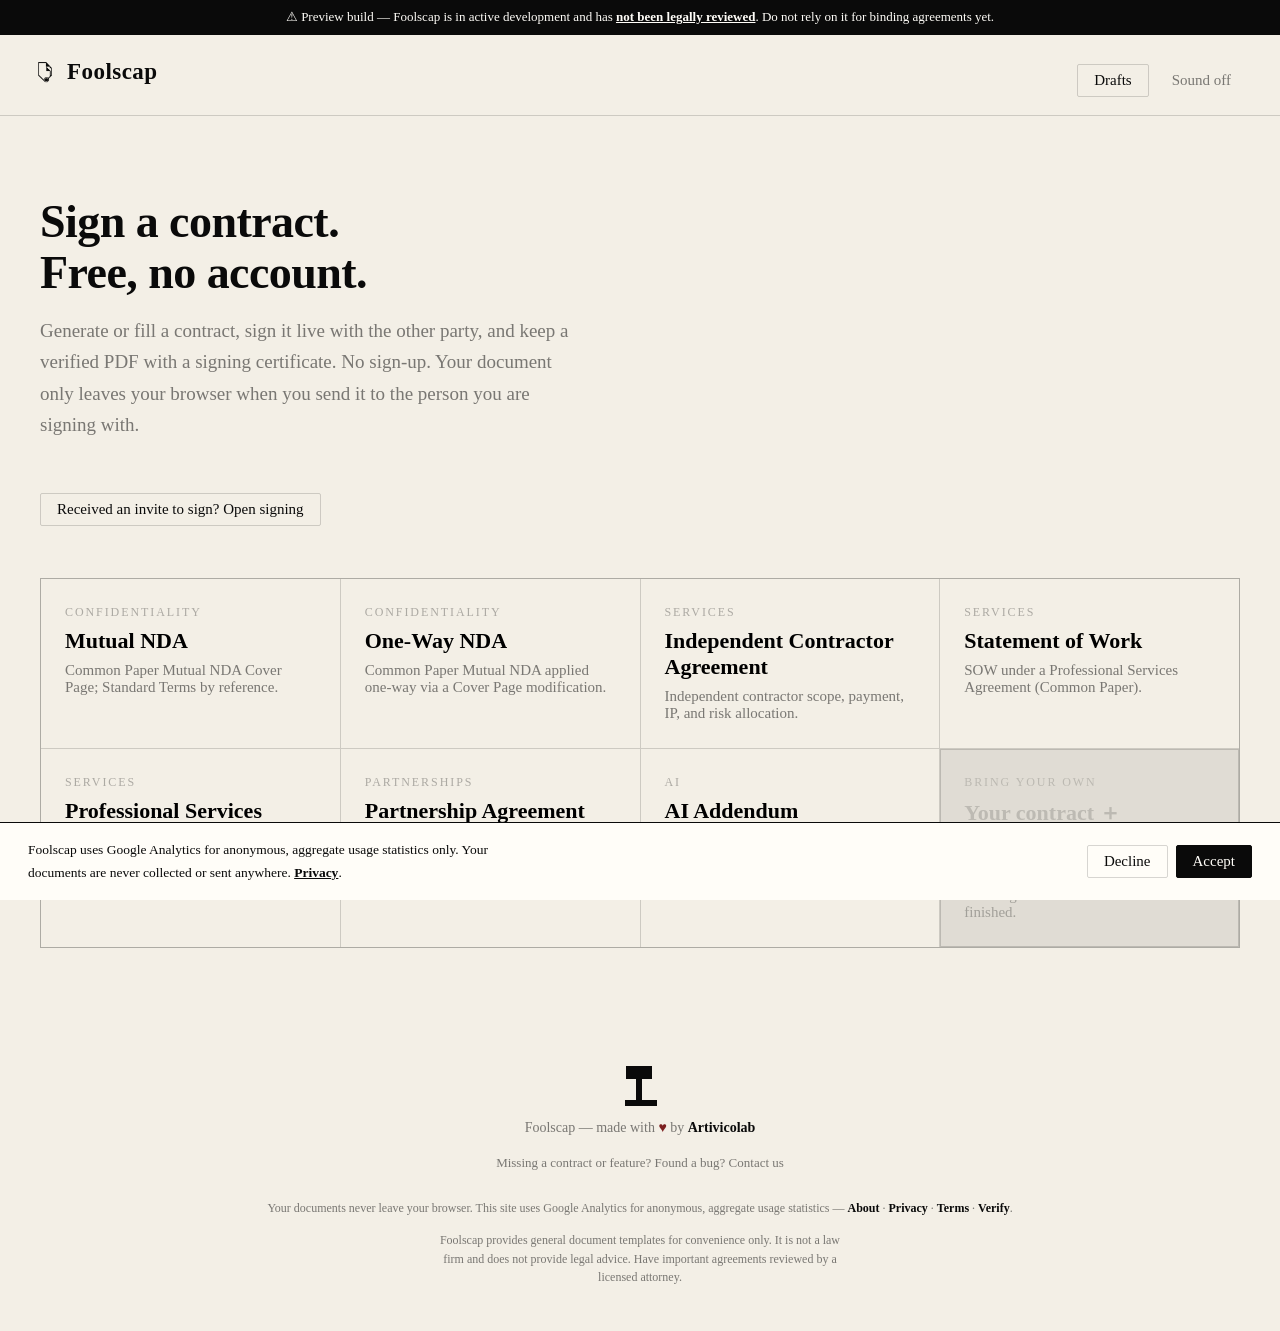
<file: index.html>
<!doctype html>
<html lang="en" class="no-js">
<head>
<meta charset="utf-8">
<meta name="viewport" content="width=device-width, initial-scale=1">
<script>document.documentElement.classList.replace('no-js','js')</script>
<title>Foolscap — Free private contract builder & live e-signing</title>
<meta name="description" content="Free, no-account contract builder and peer-to-peer e-signing in your browser. Create an NDA, contractor agreement, statement of work, services or partnership agreement, or AI addendum, sign it live with the other party, and keep a verifiable PDF certificate. Your document never leaves your browser.">
<link rel="canonical" href="https://foolscap.artivicolab.com/">
<meta name="robots" content="index, follow">
<meta name="theme-color" content="#0a0a0a">
<meta property="og:type" content="website">
<meta property="og:site_name" content="Foolscap">
<meta property="og:url" content="https://foolscap.artivicolab.com/">
<meta property="og:title" content="Foolscap — Free private contract builder & live e-signing">
<meta property="og:description" content="Build a contract, sign it live with the other party browser-to-browser, and keep a verifiable PDF certificate. Free, no account, nothing uploaded.">
<meta property="og:image" content="https://foolscap.artivicolab.com/wax-seal.jpg">
<meta name="twitter:card" content="summary">
<meta name="twitter:title" content="Foolscap — Free private contract builder & live e-signing">
<meta name="twitter:description" content="Build a contract, sign it live with the other party browser-to-browser, and keep a verifiable PDF certificate. Free, no account, nothing uploaded.">
<meta name="twitter:image" content="https://foolscap.artivicolab.com/wax-seal.jpg">
<script type="application/ld+json">
{
  "@context": "https://schema.org",
  "@type": "WebApplication",
  "name": "Foolscap",
  "url": "https://foolscap.artivicolab.com/",
  "applicationCategory": "BusinessApplication",
  "operatingSystem": "Any (modern web browser)",
  "browserRequirements": "Requires JavaScript.",
  "offers": { "@type": "Offer", "price": "0", "priceCurrency": "USD" },
  "description": "Free, no-account contract builder and peer-to-peer e-signing in your browser. Build a contract, sign it live with the other party, and keep a verifiable PDF certificate. Documents never leave the browser.",
  "publisher": { "@type": "Organization", "name": "Artivicolab", "url": "https://artivicolab.com" }
}
</script>
<link rel="icon" type="image/png" sizes="32x32" href="favicon-32x32.png">
<link rel="icon" type="image/png" sizes="16x16" href="favicon-16x16.png">
<link rel="icon" type="image/png" sizes="96x96" href="favicon-96x96.png">
<link rel="shortcut icon" href="favicon.ico">
<link rel="apple-touch-icon" sizes="180x180" href="apple-icon-180x180.png">
<link rel="apple-touch-icon" sizes="152x152" href="apple-icon-152x152.png">
<link rel="apple-touch-icon" sizes="120x120" href="apple-icon-120x120.png">
<link rel="manifest" href="manifest.json">
<meta name="msapplication-TileColor" content="#fffdf8">
<meta name="msapplication-TileImage" content="ms-icon-144x144.png">
<meta name="msapplication-config" content="browserconfig.xml">
<link rel="stylesheet" href="css/style.css">
<!-- Google Analytics 4 (consent-gated via js/consent.js; off until Accept). Property G-P17MEHGPR0. -->
<script async src="https://www.googletagmanager.com/gtag/js?id=G-P17MEHGPR0"></script>
<script>
window.dataLayer = window.dataLayer || [];
function gtag(){ dataLayer.push(arguments); }
gtag('js', new Date());
gtag('consent', 'default', { analytics_storage: 'denied' });
try { if (localStorage.getItem('foolscap:consent') === 'granted') gtag('consent', 'update', { analytics_storage: 'granted' }); } catch (e) {}
gtag('config', 'G-P17MEHGPR0', { anonymize_ip: true });
</script>
<script src="js/consent.js" defer></script>
</head>
<body>
<div class="preview-banner" role="alert">⚠ Preview build — Foolscap is in active development and has <strong>not been legally reviewed</strong>. Do not rely on it for binding agreements yet.</div>

<noscript><p class="noscript-note">Foolscap builds, previews and signs contracts <strong>entirely inside your browser</strong> — nothing is uploaded and nothing is sent to a server. That local-only design is the privacy point, and it requires JavaScript. Please enable it and reload to build or sign a document; your drafts never leave your device.</p></noscript>

<header class="topbar">
  <a class="logo" href="index.html" id="homeLink"><img src="favicon-96x96.png" alt="" width="26" height="26">Foolscap</a>
  <nav class="topnav">
    <span id="sessionBadge" class="session-badge" hidden></span>
    <button id="newDocBtn" class="btn" type="button" hidden>New document</button>
    <button id="draftsBtn" class="btn" type="button">Drafts</button>
    <button id="soundBtn" class="btn btn-ghost" type="button" aria-pressed="false" title="Ceremony sound">Sound off</button>
  </nav>
</header>

<main id="picker" class="picker">
  <section class="picker-intro">
    <h1>Sign a contract. Free, no account.</h1>
    <p>Generate or fill a contract, sign it live with the other party, and keep a verified PDF with a signing certificate. No sign-up. Your document only leaves your browser when you send it to the person you are signing with.</p>
    <p><button id="liveBtn" class="btn" type="button">Received an invite to sign? Open signing</button></p>
  </section>
  <div id="docGrid" class="doc-grid" role="list"></div>
</main>

<main id="builder" class="builder" hidden>
  <div id="preview" class="sheet" aria-live="polite">
    <article id="docCanvas" class="doc-canvas"></article>
    <div id="sealMount"></div>
    <aside class="doc-notes" aria-label="About this document">
      <p class="doc-notes-tag">About this document — shown here only, not part of the contract or its PDF</p>
      <p><strong>You can modify it.</strong> Everything on this Cover Page is yours to edit. The source's Standard Terms are incorporated by reference at the linked URL and are not reproduced or changed by Foolscap. Under CC BY 4.0 you only need to keep the licence notice and source link that appear in the document's footer; if you later alter that Standard Terms text yourself, you must say that you changed it.</p>
      <p><strong>Who is who, and the signature block.</strong> The two sides are named at the top of the document and repeated above each signature. For the AI Addendum / SaaS docs they are <strong>Provider</strong> (the party offering the product/service) and <strong>Customer</strong> (the party receiving it); other templates use <strong>Party 1 / Party 2</strong> or <strong>Disclosing / Receiving Party</strong>. In each signature block: <strong>Signature</strong> is where you draw or type your mark, <strong>Print Name</strong> is your full name spelled out, <strong>Title</strong> is your role (e.g. “Director”, or “Individual” if you’re signing for yourself), and <strong>Date</strong> is the day you sign.</p>
      <p class="muted small">What “signed &amp; sealed” means is explained on the Electronic Signing Certificate itself, once both parties sign. Not legal advice — see <a href="terms.html">Terms</a>.</p>
    </aside>
  </div>
  <div class="action-bar">
    <div class="canvas-meta">
      <h2 id="docTitle">Document</h2>
      <p id="docSubtitle" class="muted"></p>
    </div>
    <div class="action-buttons">
      <button id="saveDraftBtn" class="btn" type="button">Save draft</button>
      <button id="sendSignBtn" class="btn btn-primary" type="button">Send for live signing</button>
      <button id="printBtn" class="btn" type="button" title="For a clean page, turn off “Headers and footers” in the print dialog — that removes the browser-added URL, date and page numbers. Foolscap adds none of its own.">Print / Save PDF</button>
    </div>
  </div>
</main>

<aside id="draftsPanel" class="drawer" hidden aria-label="Saved drafts">
  <div class="drawer-head">
    <h2>Saved drafts</h2>
    <button id="closeDrafts" class="btn btn-ghost" type="button">Close</button>
  </div>
  <ul id="draftsList" class="drafts-list"></ul>
  <p id="draftsEmpty" class="muted" hidden>No saved drafts yet.</p>
</aside>
<aside id="sessionPanel" class="drawer" hidden aria-label="Live signing session">
  <div class="drawer-head">
    <h2>Live signing</h2>
    <button id="closeSession" class="btn btn-ghost" type="button">Close</button>
  </div>
  <div id="sessionBody" class="session-body"></div>
</aside>
<div id="scrim" class="scrim" hidden></div>

<footer class="sitefoot">
  <div class="brand">
    <span class="gavel" aria-hidden="true">
      <span class="gavel-arm">
        <span class="gavel-head"></span>
      </span>
      <span class="gavel-block"></span>
      <span class="spark spark-1">✦</span>
      <span class="spark spark-2">★</span>
      <span class="spark spark-3">✦</span>
      <span class="spark spark-4">✧</span>
      <span class="spark spark-5">★</span>
    </span>
    <p class="madeby">
      Foolscap — made with <span class="heart" aria-hidden="true">♥</span> by
      <a href="https://artivicolab.com" target="_blank" rel="noopener noreferrer">Artivicolab</a>
    </p>
    <button type="button" id="contactBtn" class="btn btn-ghost contact-btn">
      Missing a contract or feature? Found a bug? Contact us
    </button>
  </div>
  <p class="madeby analytics-note">Your documents never leave your browser. This site uses Google Analytics for anonymous, aggregate usage statistics — <a href="about.html">About</a> · <a href="privacy.html">Privacy</a> · <a href="terms.html">Terms</a> · <a href="verify.html">Verify</a>.</p>
  <p class="disclaimer">Foolscap provides general document templates for convenience only. It is not a law firm and does not provide legal advice. Have important agreements reviewed by a licensed attorney.</p>
</footer>

<div id="pagemark" class="pagemark" aria-hidden="true"></div>

<script type="module" src="js/app.js"></script>
</body>
</html>
</file>
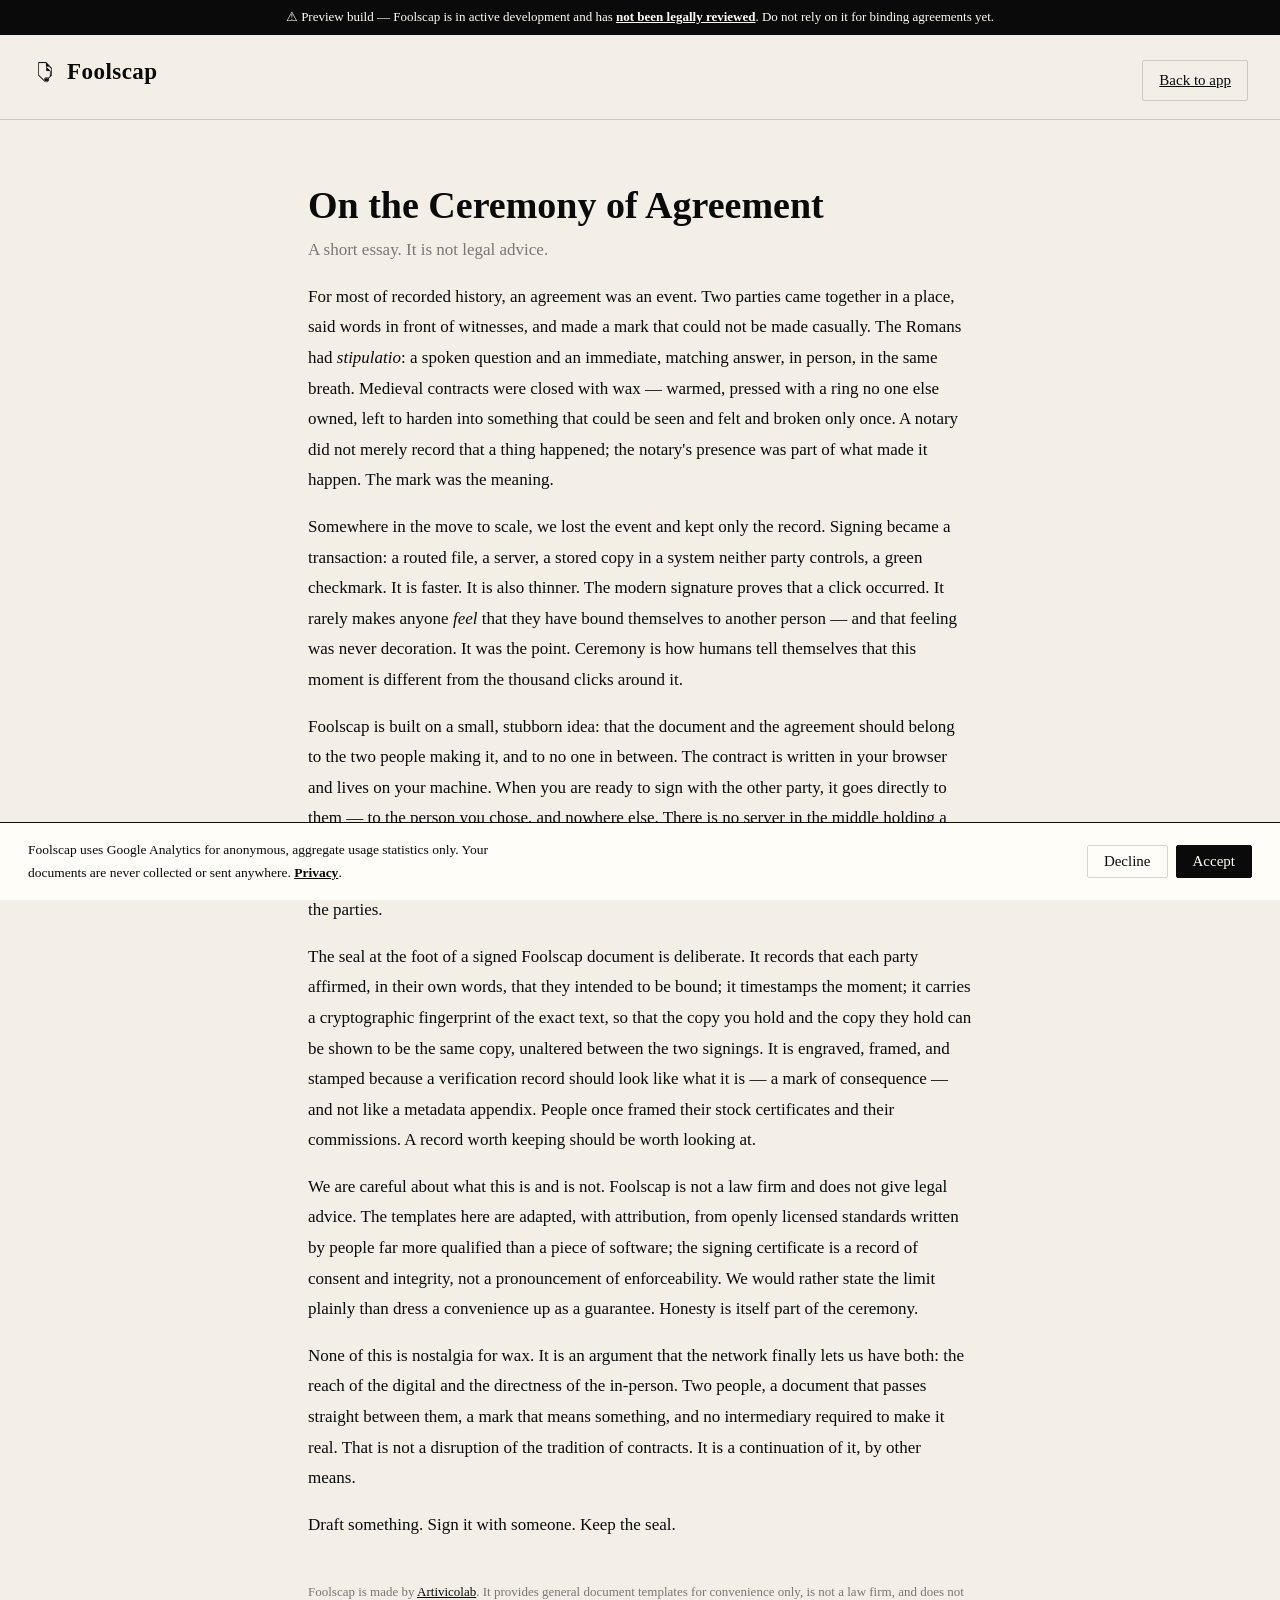
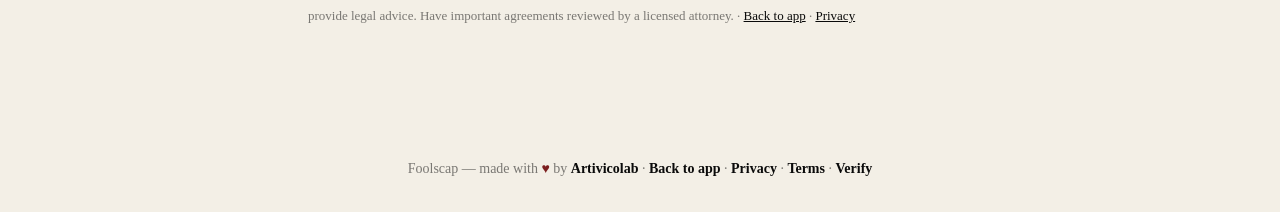
<file: about.html>
<!doctype html>
<html lang="en" class="no-js">
<head>
<meta charset="utf-8">
<meta name="viewport" content="width=device-width, initial-scale=1">
<script>document.documentElement.classList.replace('no-js','js')</script>
<title>On the Ceremony of Agreement — Foolscap</title>
<meta name="description" content="An essay on contracts as ceremony — from wax seals and notarial marks to a signature that passes directly between two people.">
<link rel="canonical" href="https://foolscap.artivicolab.com/about.html">
<meta name="robots" content="index, follow">
<meta name="theme-color" content="#0a0a0a">
<meta property="og:type" content="article">
<meta property="og:site_name" content="Foolscap">
<meta property="og:url" content="https://foolscap.artivicolab.com/about.html">
<meta property="og:title" content="On the Ceremony of Agreement — Foolscap">
<meta property="og:description" content="An essay on contracts as ceremony — from wax seals and notarial marks to a signature that passes directly between two people.">
<meta property="og:image" content="https://foolscap.artivicolab.com/wax-seal.jpg">
<meta name="twitter:card" content="summary">
<link rel="icon" type="image/png" sizes="32x32" href="favicon-32x32.png">
<link rel="icon" type="image/png" sizes="16x16" href="favicon-16x16.png">
<link rel="icon" type="image/png" sizes="96x96" href="favicon-96x96.png">
<link rel="shortcut icon" href="favicon.ico">
<link rel="apple-touch-icon" sizes="180x180" href="apple-icon-180x180.png">
<link rel="apple-touch-icon" sizes="152x152" href="apple-icon-152x152.png">
<link rel="apple-touch-icon" sizes="120x120" href="apple-icon-120x120.png">
<link rel="manifest" href="manifest.json">
<meta name="msapplication-TileColor" content="#fffdf8">
<meta name="msapplication-TileImage" content="ms-icon-144x144.png">
<meta name="msapplication-config" content="browserconfig.xml">
<link rel="stylesheet" href="css/style.css">
<!-- Google Analytics 4 (consent-gated via js/consent.js; off until Accept). Property G-P17MEHGPR0. -->
<script async src="https://www.googletagmanager.com/gtag/js?id=G-P17MEHGPR0"></script>
<script>
window.dataLayer = window.dataLayer || [];
function gtag(){ dataLayer.push(arguments); }
gtag('js', new Date());
gtag('consent', 'default', { analytics_storage: 'denied' });
try { if (localStorage.getItem('foolscap:consent') === 'granted') gtag('consent', 'update', { analytics_storage: 'granted' }); } catch (e) {}
gtag('config', 'G-P17MEHGPR0', { anonymize_ip: true });
</script>
<script src="js/consent.js" defer></script>
</head>
<body>
<div class="preview-banner" role="alert">⚠ Preview build — Foolscap is in active development and has <strong>not been legally reviewed</strong>. Do not rely on it for binding agreements yet.</div>
<noscript><p class="noscript-note">You can read this page without JavaScript. The Foolscap app builds and signs contracts <strong>entirely inside your browser</strong> — that local-only design is the privacy point, and it requires JavaScript. Please enable it to use the app.</p></noscript>

<header class="topbar">
  <a class="logo" href="index.html"><img src="favicon-96x96.png" alt="" width="26" height="26">Foolscap</a>
  <nav class="topnav">
    <a class="btn" href="index.html">Back to app</a>
  </nav>
</header>

<main class="legal">
  <h1>On the Ceremony of Agreement</h1>
  <p class="muted">A short essay. It is not legal advice.</p>

  <p>For most of recorded history, an agreement was an event. Two parties came together in a place, said words in front of witnesses, and made a mark that could not be made casually. The Romans had <em>stipulatio</em>: a spoken question and an immediate, matching answer, in person, in the same breath. Medieval contracts were closed with wax — warmed, pressed with a ring no one else owned, left to harden into something that could be seen and felt and broken only once. A notary did not merely record that a thing happened; the notary's presence was part of what made it happen. The mark was the meaning.</p>

  <p>Somewhere in the move to scale, we lost the event and kept only the record. Signing became a transaction: a routed file, a server, a stored copy in a system neither party controls, a green checkmark. It is faster. It is also thinner. The modern signature proves that a click occurred. It rarely makes anyone <em>feel</em> that they have bound themselves to another person — and that feeling was never decoration. It was the point. Ceremony is how humans tell themselves that this moment is different from the thousand clicks around it.</p>

  <p>Foolscap is built on a small, stubborn idea: that the document and the agreement should belong to the two people making it, and to no one in between. The contract is written in your browser and lives on your machine. When you are ready to sign with the other party, it goes directly to them — to the person you chose, and nowhere else. There is no server in the middle holding a copy it could read. This is not a privacy gimmick bolted onto a form tool. It is a return to the older shape of the thing: an agreement is between the parties, witnessed by the parties, kept by the parties.</p>

  <p>The seal at the foot of a signed Foolscap document is deliberate. It records that each party affirmed, in their own words, that they intended to be bound; it timestamps the moment; it carries a cryptographic fingerprint of the exact text, so that the copy you hold and the copy they hold can be shown to be the same copy, unaltered between the two signings. It is engraved, framed, and stamped because a verification record should look like what it is — a mark of consequence — and not like a metadata appendix. People once framed their stock certificates and their commissions. A record worth keeping should be worth looking at.</p>

  <p>We are careful about what this is and is not. Foolscap is not a law firm and does not give legal advice. The templates here are adapted, with attribution, from openly licensed standards written by people far more qualified than a piece of software; the signing certificate is a record of consent and integrity, not a pronouncement of enforceability. We would rather state the limit plainly than dress a convenience up as a guarantee. Honesty is itself part of the ceremony.</p>

  <p>None of this is nostalgia for wax. It is an argument that the network finally lets us have both: the reach of the digital and the directness of the in-person. Two people, a document that passes straight between them, a mark that means something, and no intermediary required to make it real. That is not a disruption of the tradition of contracts. It is a continuation of it, by other means.</p>

  <p>Draft something. Sign it with someone. Keep the seal.</p>

  <p class="muted" style="font-size:13px;margin-top:40px">Foolscap is made by <a href="https://artivicolab.com" target="_blank" rel="noopener noreferrer">Artivicolab</a>. It provides general document templates for convenience only, is not a law firm, and does not provide legal advice. Have important agreements reviewed by a licensed attorney. · <a href="index.html">Back to app</a> · <a href="privacy.html">Privacy</a></p>
</main>

<footer class="sitefoot">
  <p class="madeby">Foolscap — made with <span class="heart" aria-hidden="true">♥</span> by <a href="https://artivicolab.com" target="_blank" rel="noopener noreferrer">Artivicolab</a> · <a href="index.html">Back to app</a> · <a href="privacy.html">Privacy</a>  · <a href="terms.html">Terms</a> · <a href="verify.html">Verify</a></p>
</footer>
</body>
</html>
</file>
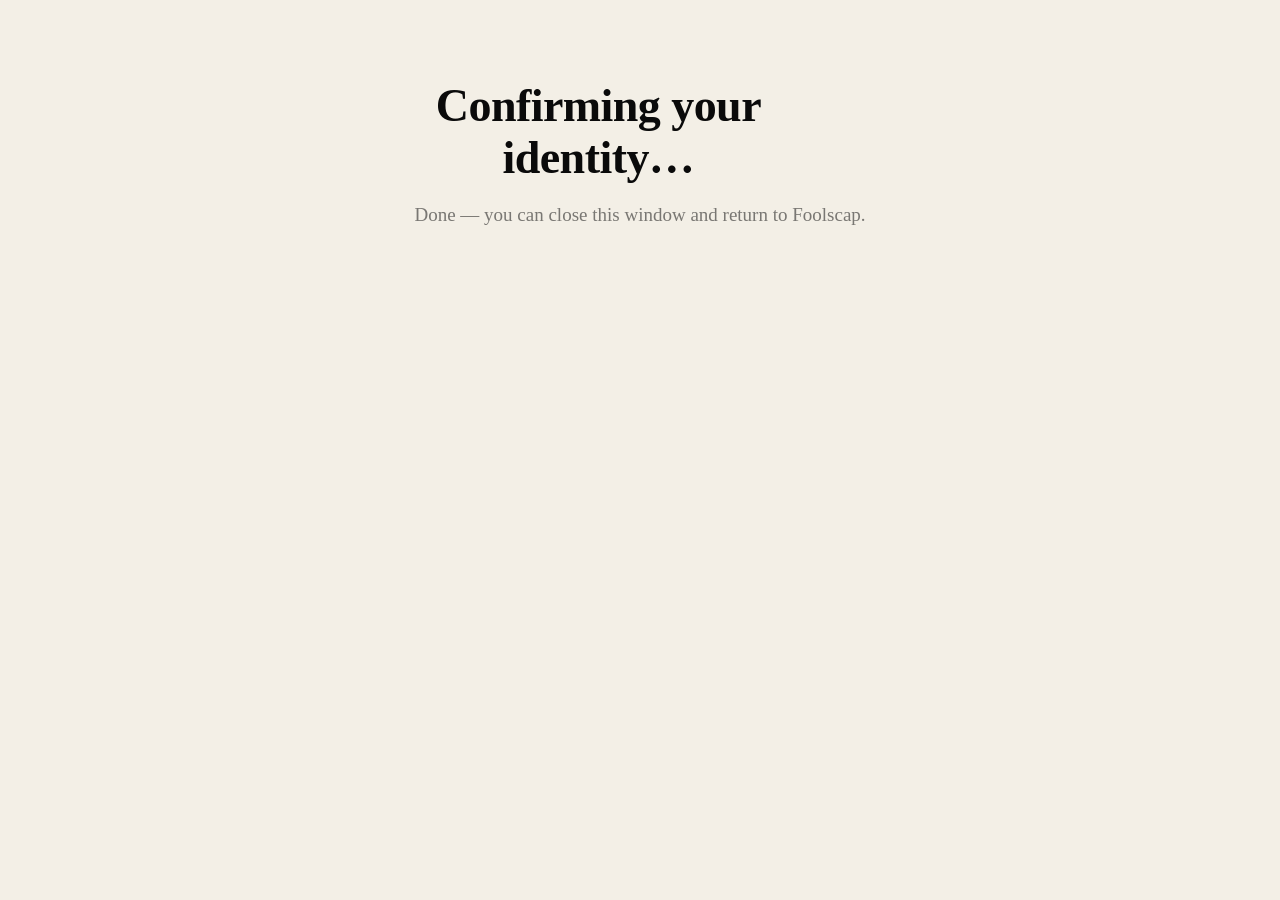
<file: oauth.html>
<!doctype html>
<html lang="en">
<head>
<meta charset="utf-8">
<meta name="viewport" content="width=device-width, initial-scale=1">
<meta name="robots" content="noindex">
<title>Confirming identity…</title>
<link rel="stylesheet" href="css/style.css">
</head>
<body>
<!-- Static redirect catcher for the OpenID Connect (Sign in with Google) popup.
     Google returns the signed ID token in the URL fragment (#id_token=…). This
     page hands it back to the window that opened it and closes. It performs NO
     verification (that is done in js/oidc.js in the opener) and stores nothing.
     It only ever messages its OWN origin, and the opener checks origin + a
     random state value, so the token cannot be injected by another site. -->
<main class="picker" style="text-align:center">
  <section class="picker-intro">
    <h1>Confirming your identity…</h1>
    <p id="msg">You can close this window if it does not close on its own.</p>
  </section>
</main>
<script>
(function () {
  function parse(s) {
    var o = {}, p = new URLSearchParams(s.replace(/^[#?]/, ""));
    p.forEach(function (v, k) { o[k] = v; });
    return o;
  }
  // Token is in the fragment; an error may come back in either spot.
  var f = parse(location.hash || "");
  var q = parse(location.search || "");
  var payload = {
    source: "foolscap-oidc",
    state: f.state || q.state || "",
    idToken: f.id_token || "",
    error: f.error || q.error || (f.id_token ? "" : "no_token"),
  };
  try {
    if (window.opener) {
      window.opener.postMessage(payload, location.origin);
    }
  } catch (e) {}
  // Scrub the token from the address bar before anything else can read it.
  try {
    history.replaceState(null, "", location.pathname);
  } catch (e) {}
  setTimeout(function () {
    try { window.close(); } catch (e) {}
    var m = document.getElementById("msg");
    if (m) m.textContent = "Done — you can close this window and return to Foolscap.";
  }, 300);
})();
</script>
</body>
</html>
</file>
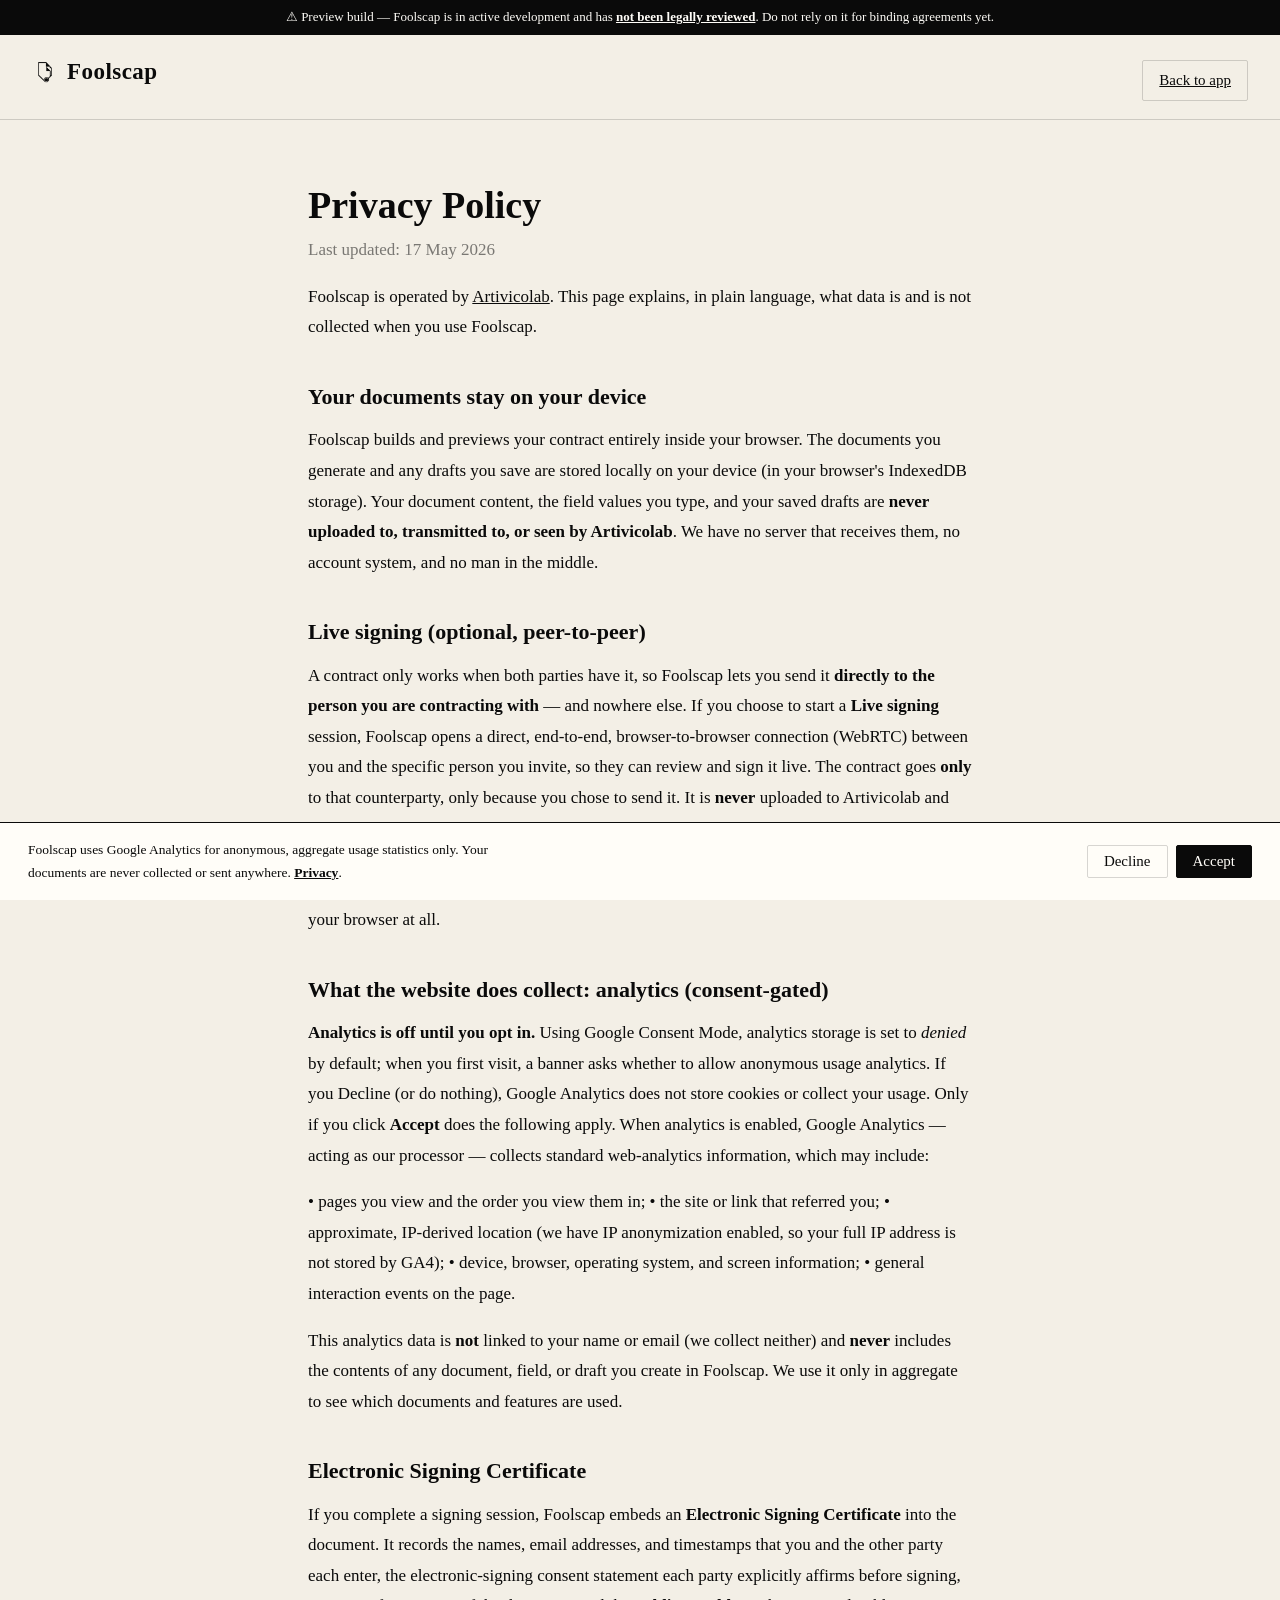
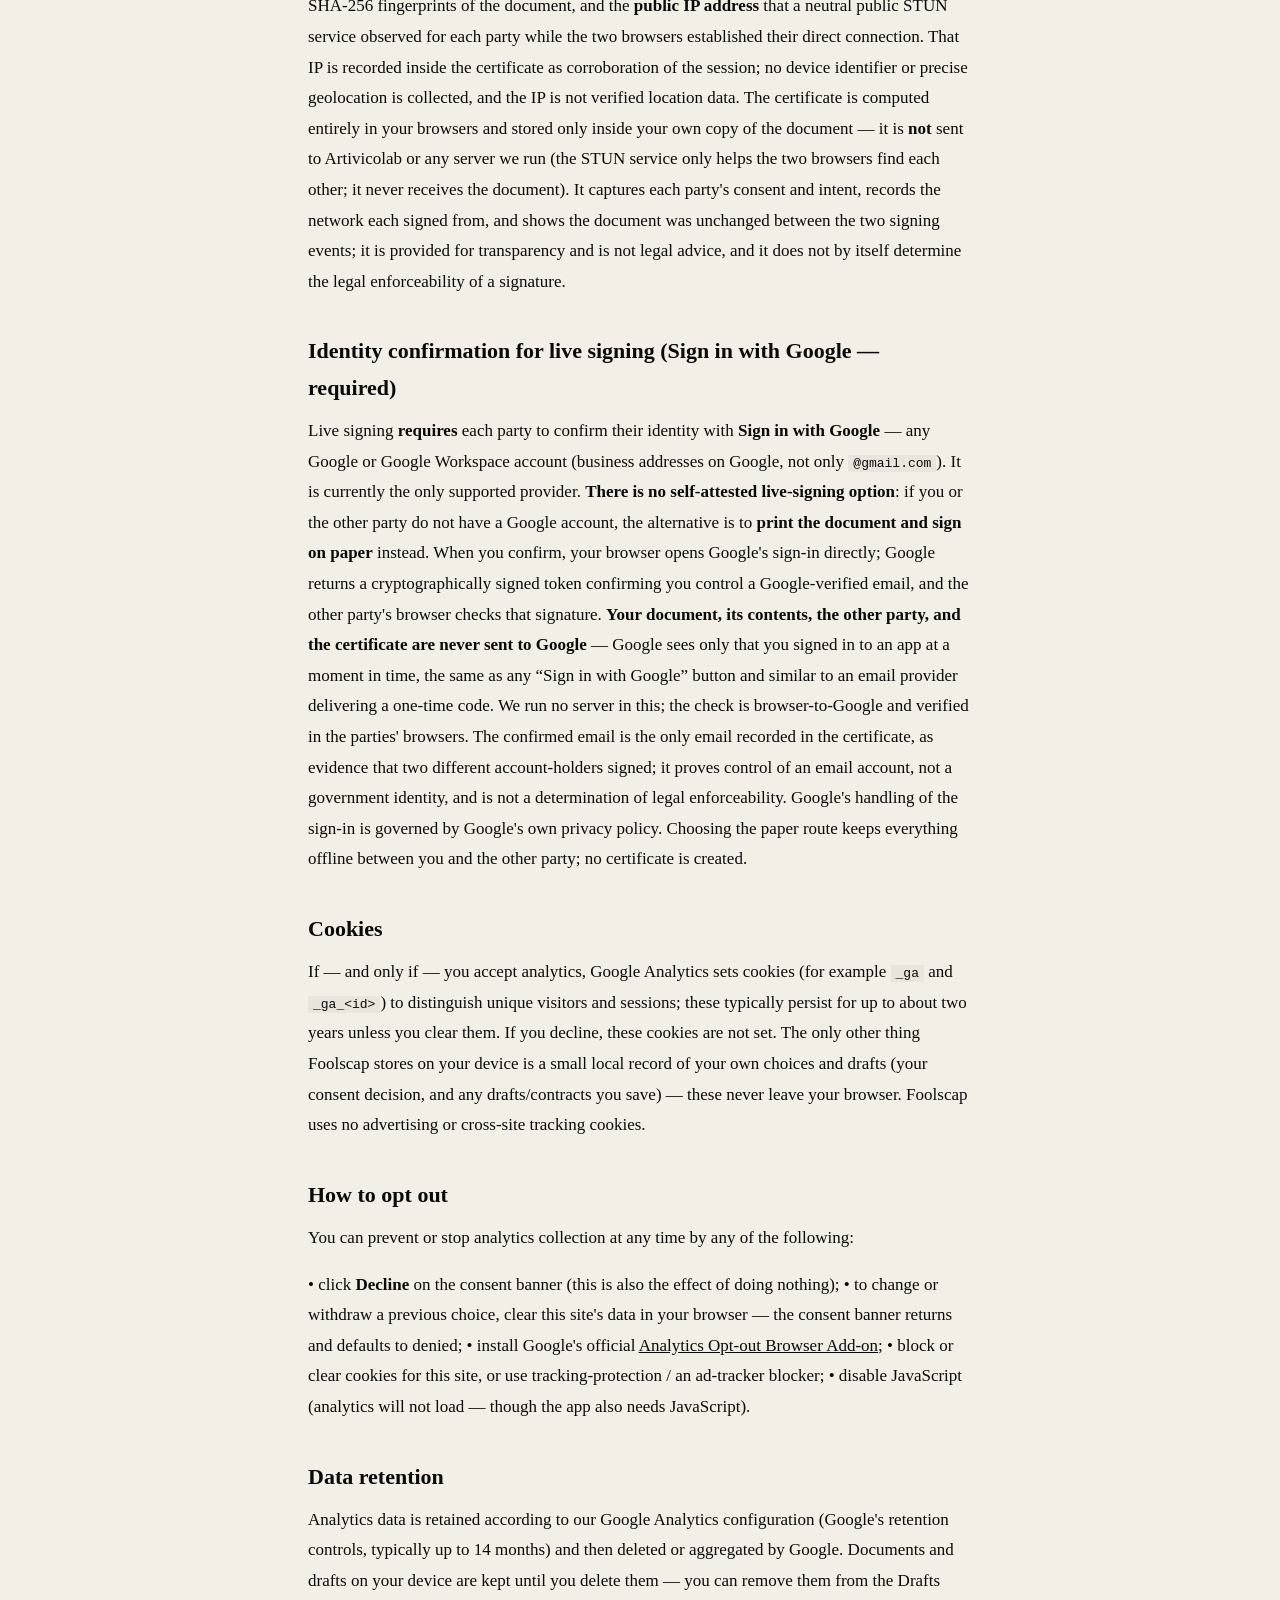
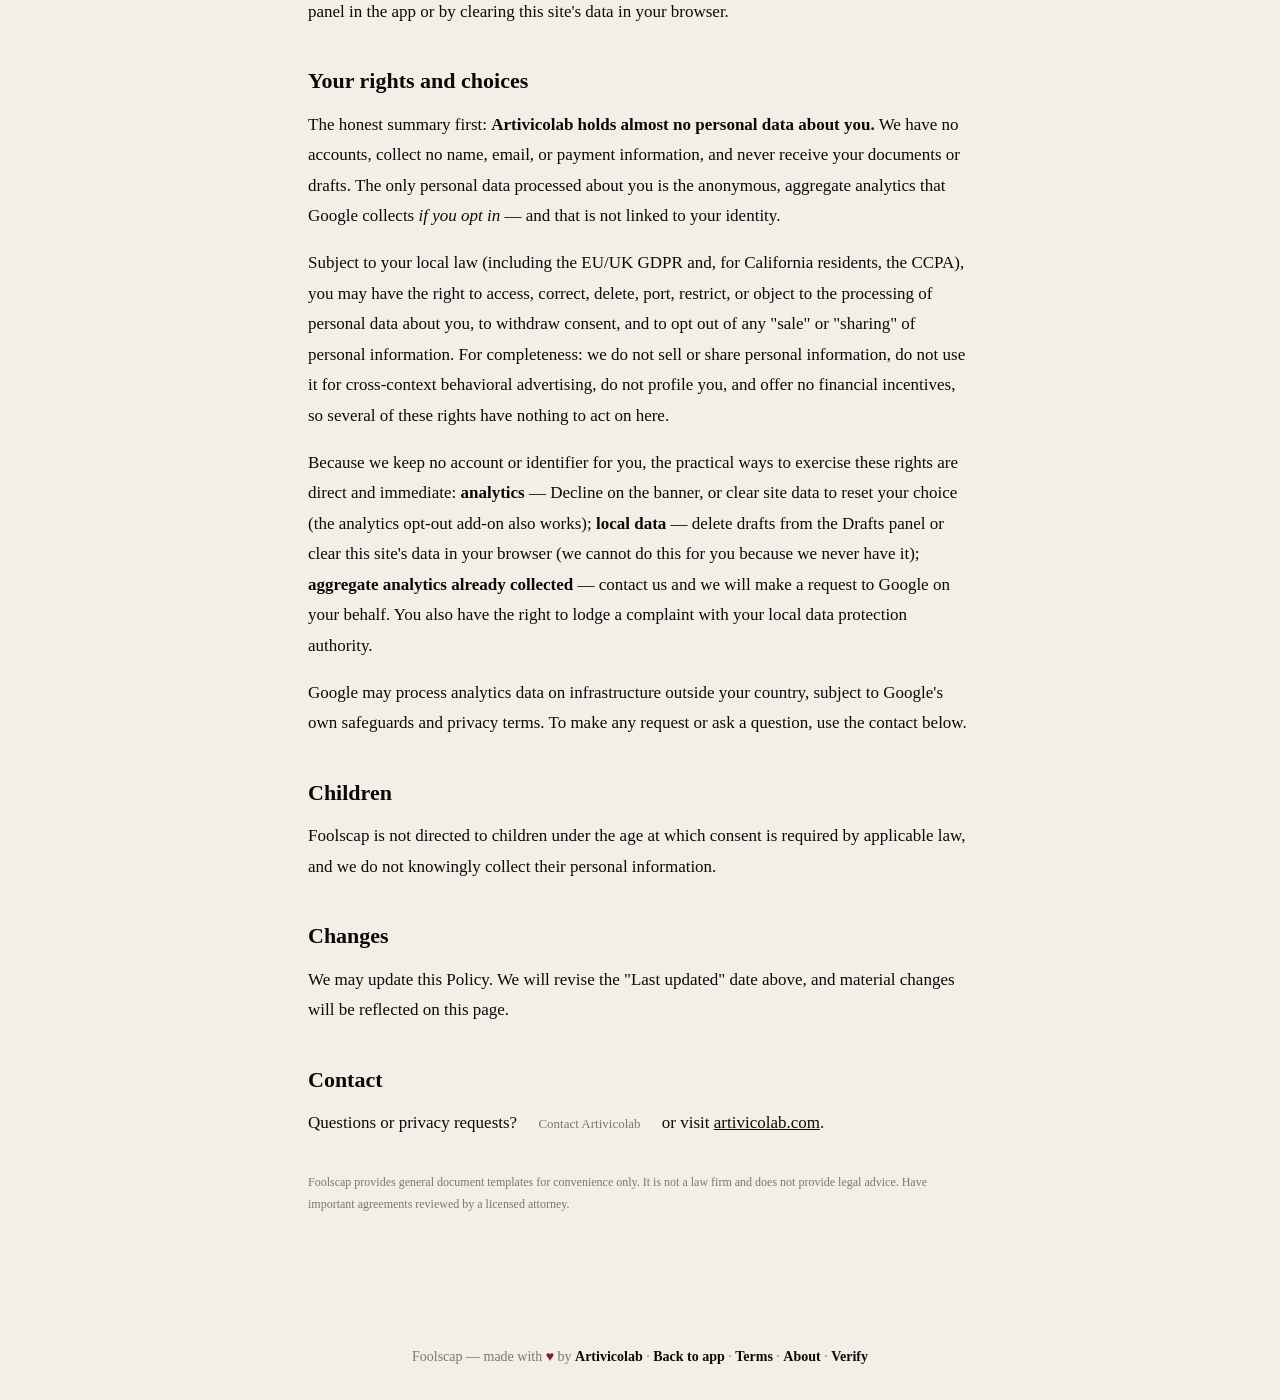
<file: privacy.html>
<!doctype html>
<html lang="en" class="no-js">
<head>
<meta charset="utf-8">
<meta name="viewport" content="width=device-width, initial-scale=1">
<script>document.documentElement.classList.replace('no-js','js')</script>
<title>Privacy — Foolscap</title>
<meta name="description" content="How Foolscap handles your data: documents stay on your device; the website uses Google Analytics for anonymous usage statistics.">
<link rel="canonical" href="https://foolscap.artivicolab.com/privacy.html">
<meta name="robots" content="index, follow">
<meta name="theme-color" content="#0a0a0a">
<meta property="og:type" content="website">
<meta property="og:site_name" content="Foolscap">
<meta property="og:url" content="https://foolscap.artivicolab.com/privacy.html">
<meta property="og:title" content="Privacy — Foolscap">
<meta property="og:description" content="How Foolscap handles your data: documents stay on your device; analytics is consent-gated and anonymous.">
<meta property="og:image" content="https://foolscap.artivicolab.com/wax-seal.jpg">
<meta name="twitter:card" content="summary">
<link rel="icon" type="image/png" sizes="32x32" href="favicon-32x32.png">
<link rel="icon" type="image/png" sizes="16x16" href="favicon-16x16.png">
<link rel="icon" type="image/png" sizes="96x96" href="favicon-96x96.png">
<link rel="shortcut icon" href="favicon.ico">
<link rel="apple-touch-icon" sizes="180x180" href="apple-icon-180x180.png">
<link rel="apple-touch-icon" sizes="152x152" href="apple-icon-152x152.png">
<link rel="apple-touch-icon" sizes="120x120" href="apple-icon-120x120.png">
<link rel="manifest" href="manifest.json">
<meta name="msapplication-TileColor" content="#fffdf8">
<meta name="msapplication-TileImage" content="ms-icon-144x144.png">
<meta name="msapplication-config" content="browserconfig.xml">
<link rel="stylesheet" href="css/style.css">
<!-- Google Analytics 4 (consent-gated via js/consent.js; off until Accept). Property G-P17MEHGPR0. -->
<script async src="https://www.googletagmanager.com/gtag/js?id=G-P17MEHGPR0"></script>
<script>
window.dataLayer = window.dataLayer || [];
function gtag(){ dataLayer.push(arguments); }
gtag('js', new Date());
gtag('consent', 'default', { analytics_storage: 'denied' });
try { if (localStorage.getItem('foolscap:consent') === 'granted') gtag('consent', 'update', { analytics_storage: 'granted' }); } catch (e) {}
gtag('config', 'G-P17MEHGPR0', { anonymize_ip: true });
</script>
<script src="js/consent.js" defer></script>
</head>
<body>
<div class="preview-banner" role="alert">⚠ Preview build — Foolscap is in active development and has <strong>not been legally reviewed</strong>. Do not rely on it for binding agreements yet.</div>
<noscript><p class="noscript-note">You can read this page without JavaScript. The Foolscap app builds and signs contracts <strong>entirely inside your browser</strong> — that local-only design is the privacy point, and it requires JavaScript. Please enable it to use the app.</p></noscript>

<header class="topbar">
  <a class="logo" href="index.html"><img src="favicon-96x96.png" alt="" width="26" height="26">Foolscap</a>
  <nav class="topnav">
    <a class="btn" href="index.html">Back to app</a>
  </nav>
</header>

<main class="legal">
  <h1>Privacy Policy</h1>
  <p class="muted">Last updated: 17 May 2026</p>

  <p>Foolscap is operated by <a href="https://artivicolab.com" target="_blank" rel="noopener noreferrer">Artivicolab</a>. This page explains, in plain language, what data is and is not collected when you use Foolscap.</p>

  <h2>Your documents stay on your device</h2>
  <p>Foolscap builds and previews your contract entirely inside your browser. The documents you generate and any drafts you save are stored locally on your device (in your browser's IndexedDB storage). Your document content, the field values you type, and your saved drafts are <strong>never uploaded to, transmitted to, or seen by Artivicolab</strong>. We have no server that receives them, no account system, and no man in the middle.</p>

  <h2>Live signing (optional, peer-to-peer)</h2>
  <p>A contract only works when both parties have it, so Foolscap lets you send it <strong>directly to the person you are contracting with</strong> — and nowhere else. If you choose to start a <strong>Live signing</strong> session, Foolscap opens a direct, end-to-end, browser-to-browser connection (WebRTC) between you and the specific person you invite, so they can review and sign it live. The contract goes <strong>only</strong> to that counterparty, only because you chose to send it. It is <strong>never</strong> uploaded to Artivicolab and never passes through any server of ours — we run none, and there is no intermediary. A public STUN service is used only to help the two browsers find each other; it never receives your document. Live signing is entirely opt-in: if you never start a session, the document never leaves your browser at all.</p>

  <h2>What the website does collect: analytics (consent-gated)</h2>
  <p><strong>Analytics is off until you opt in.</strong> Using Google Consent Mode, analytics storage is set to <em>denied</em> by default; when you first visit, a banner asks whether to allow anonymous usage analytics. If you Decline (or do nothing), Google Analytics does not store cookies or collect your usage. Only if you click <strong>Accept</strong> does the following apply. When analytics is enabled, Google Analytics — acting as our processor — collects standard web-analytics information, which may include:</p>
  <p>• pages you view and the order you view them in; • the site or link that referred you; • approximate, IP-derived location (we have IP anonymization enabled, so your full IP address is not stored by GA4); • device, browser, operating system, and screen information; • general interaction events on the page.</p>
  <p>This analytics data is <strong>not</strong> linked to your name or email (we collect neither) and <strong>never</strong> includes the contents of any document, field, or draft you create in Foolscap. We use it only in aggregate to see which documents and features are used.</p>

  <h2>Electronic Signing Certificate</h2>
  <p>If you complete a signing session, Foolscap embeds an <strong>Electronic Signing Certificate</strong> into the document. It records the names, email addresses, and timestamps that you and the other party each enter, the electronic-signing consent statement each party explicitly affirms before signing, SHA-256 fingerprints of the document, and the <strong>public IP address</strong> that a neutral public STUN service observed for each party while the two browsers established their direct connection. That IP is recorded inside the certificate as corroboration of the session; no device identifier or precise geolocation is collected, and the IP is not verified location data. The certificate is computed entirely in your browsers and stored only inside your own copy of the document — it is <strong>not</strong> sent to Artivicolab or any server we run (the STUN service only helps the two browsers find each other; it never receives the document). It captures each party's consent and intent, records the network each signed from, and shows the document was unchanged between the two signing events; it is provided for transparency and is not legal advice, and it does not by itself determine the legal enforceability of a signature.</p>

  <h2>Identity confirmation for live signing (Sign in with Google — required)</h2>
  <p>Live signing <strong>requires</strong> each party to confirm their identity with <strong>Sign in with Google</strong> — any Google or Google&nbsp;Workspace account (business addresses on Google, not only <code>@gmail.com</code>). It is currently the only supported provider. <strong>There is no self-attested live-signing option</strong>: if you or the other party do not have a Google account, the alternative is to <strong>print the document and sign on paper</strong> instead. When you confirm, your browser opens Google's sign-in directly; Google returns a cryptographically signed token confirming you control a Google-verified email, and the other party's browser checks that signature. <strong>Your document, its contents, the other party, and the certificate are never sent to Google</strong> — Google sees only that you signed in to an app at a moment in time, the same as any “Sign in with Google” button and similar to an email provider delivering a one-time code. We run no server in this; the check is browser-to-Google and verified in the parties' browsers. The confirmed email is the only email recorded in the certificate, as evidence that two different account-holders signed; it proves control of an email account, not a government identity, and is not a determination of legal enforceability. Google's handling of the sign-in is governed by Google's own privacy policy. Choosing the paper route keeps everything offline between you and the other party; no certificate is created.</p>

  <h2>Cookies</h2>
  <p>If — and only if — you accept analytics, Google Analytics sets cookies (for example <code>_ga</code> and <code>_ga_&lt;id&gt;</code>) to distinguish unique visitors and sessions; these typically persist for up to about two years unless you clear them. If you decline, these cookies are not set. The only other thing Foolscap stores on your device is a small local record of your own choices and drafts (your consent decision, and any drafts/contracts you save) — these never leave your browser. Foolscap uses no advertising or cross-site tracking cookies.</p>

  <h2>How to opt out</h2>
  <p>You can prevent or stop analytics collection at any time by any of the following:</p>
  <p>• click <strong>Decline</strong> on the consent banner (this is also the effect of doing nothing); • to change or withdraw a previous choice, clear this site's data in your browser — the consent banner returns and defaults to denied; • install Google's official <a href="https://tools.google.com/dlpage/gaoptout" target="_blank" rel="noopener noreferrer">Analytics Opt-out Browser Add-on</a>; • block or clear cookies for this site, or use tracking-protection / an ad-tracker blocker; • disable JavaScript (analytics will not load — though the app also needs JavaScript).</p>

  <h2>Data retention</h2>
  <p>Analytics data is retained according to our Google Analytics configuration (Google's retention controls, typically up to 14 months) and then deleted or aggregated by Google. Documents and drafts on your device are kept until you delete them — you can remove them from the Drafts panel in the app or by clearing this site's data in your browser.</p>

  <h2>Your rights and choices</h2>
  <p>The honest summary first: <strong>Artivicolab holds almost no personal data about you.</strong> We have no accounts, collect no name, email, or payment information, and never receive your documents or drafts. The only personal data processed about you is the anonymous, aggregate analytics that Google collects <em>if you opt in</em> — and that is not linked to your identity.</p>
  <p>Subject to your local law (including the EU/UK GDPR and, for California residents, the CCPA), you may have the right to access, correct, delete, port, restrict, or object to the processing of personal data about you, to withdraw consent, and to opt out of any "sale" or "sharing" of personal information. For completeness: we do not sell or share personal information, do not use it for cross-context behavioral advertising, do not profile you, and offer no financial incentives, so several of these rights have nothing to act on here.</p>
  <p>Because we keep no account or identifier for you, the practical ways to exercise these rights are direct and immediate: <strong>analytics</strong> — Decline on the banner, or clear site data to reset your choice (the analytics opt-out add-on also works); <strong>local data</strong> — delete drafts from the Drafts panel or clear this site's data in your browser (we cannot do this for you because we never have it); <strong>aggregate analytics already collected</strong> — contact us and we will make a request to Google on your behalf. You also have the right to lodge a complaint with your local data protection authority.</p>
  <p>Google may process analytics data on infrastructure outside your country, subject to Google's own safeguards and privacy terms. To make any request or ask a question, use the contact below.</p>

  <h2>Children</h2>
  <p>Foolscap is not directed to children under the age at which consent is required by applicable law, and we do not knowingly collect their personal information.</p>

  <h2>Changes</h2>
  <p>We may update this Policy. We will revise the "Last updated" date above, and material changes will be reflected on this page.</p>

  <h2>Contact</h2>
  <p>Questions or privacy requests? <button type="button" id="contactBtn" class="btn btn-ghost contact-btn">Contact Artivicolab</button> or visit <a href="https://artivicolab.com" target="_blank" rel="noopener noreferrer">artivicolab.com</a>.</p>

  <p class="muted" style="font-size:12px;margin-top:32px">Foolscap provides general document templates for convenience only. It is not a law firm and does not provide legal advice. Have important agreements reviewed by a licensed attorney.</p>
</main>

<footer class="sitefoot">
  <p class="madeby">Foolscap — made with <span class="heart" aria-hidden="true">♥</span> by <a href="https://artivicolab.com" target="_blank" rel="noopener noreferrer">Artivicolab</a> · <a href="index.html">Back to app</a>  · <a href="terms.html">Terms</a> · <a href="about.html">About</a> · <a href="verify.html">Verify</a></p>
</footer>

<script>
// Email assembled at click time so the address never appears in the markup.
(function () {
  var b = document.getElementById('contactBtn');
  if (!b) return;
  b.addEventListener('click', function () {
    var who = ['artivicolab', 'gmail.com'].join('@');
    var s = encodeURIComponent('Foolscap — privacy request / feedback');
    window.location.href = 'mailto:' + who + '?subject=' + s;
  });
})();
</script>
</body>
</html>
</file>
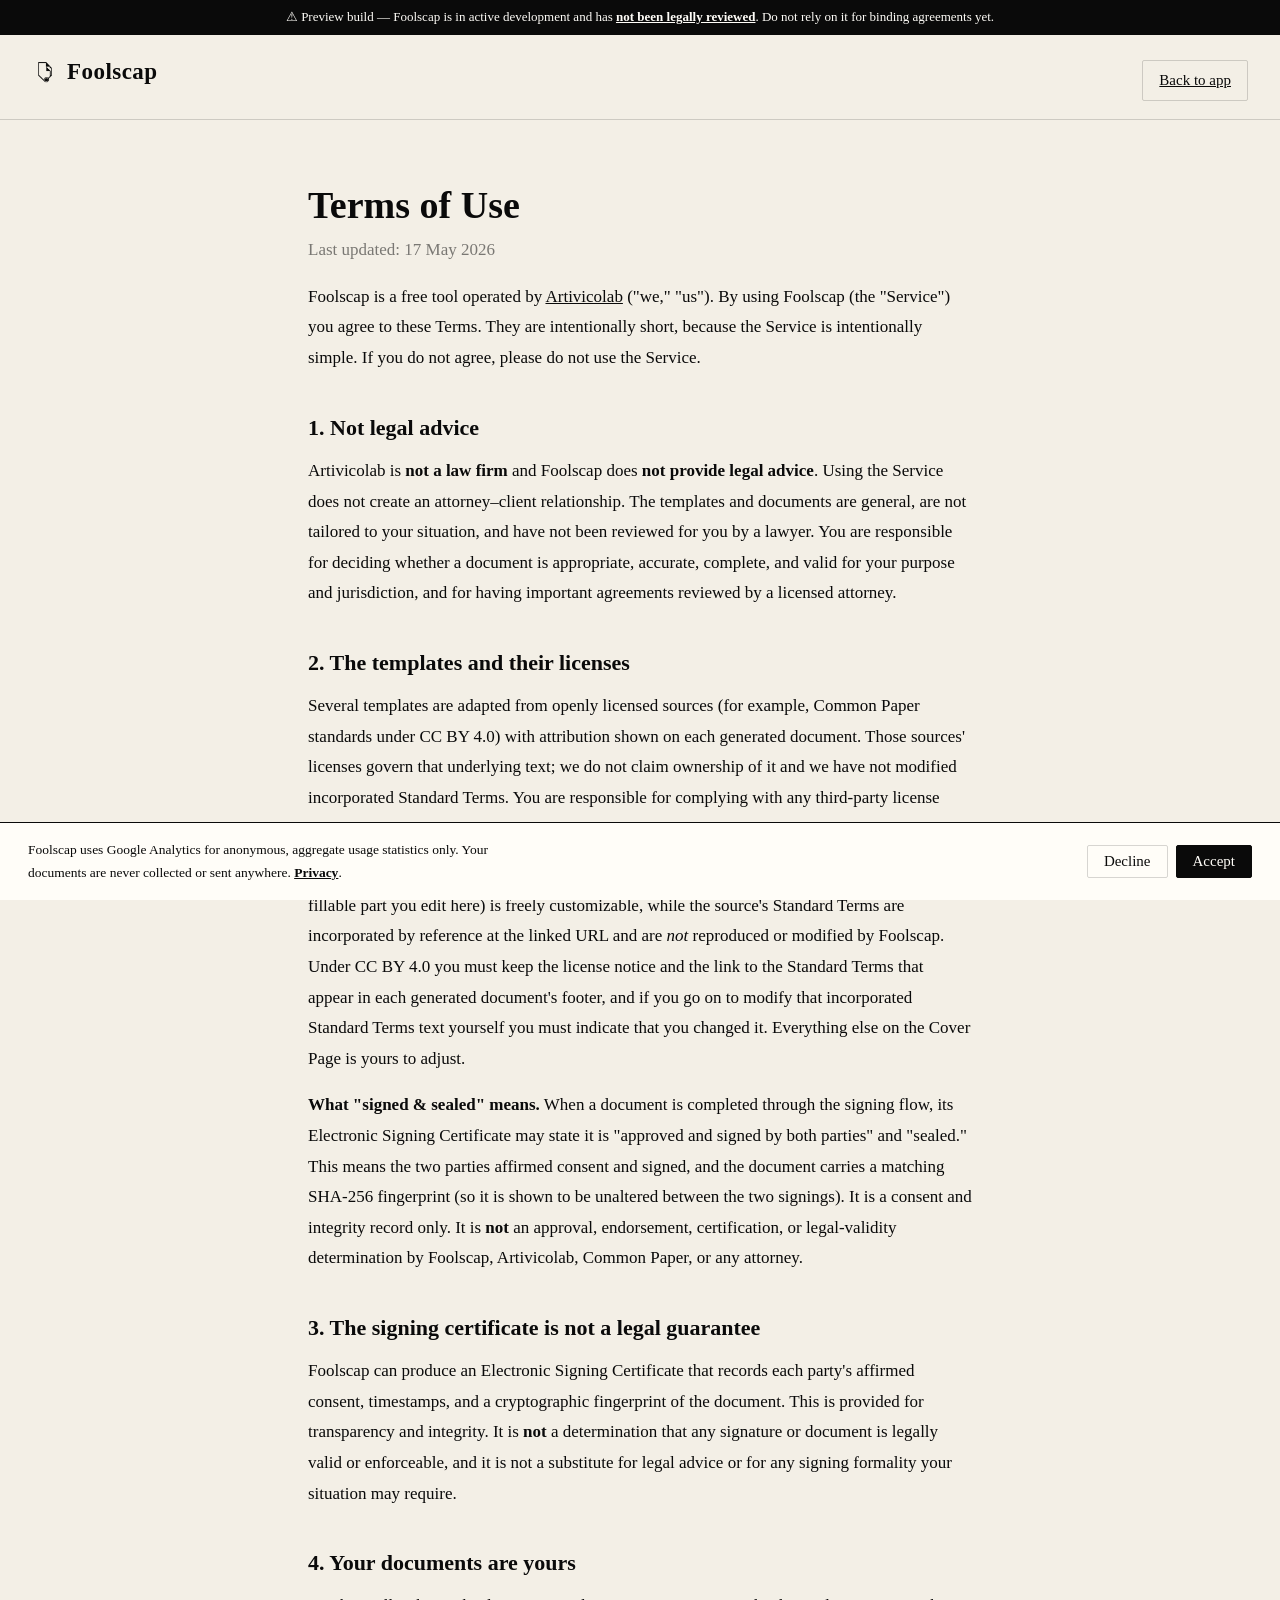
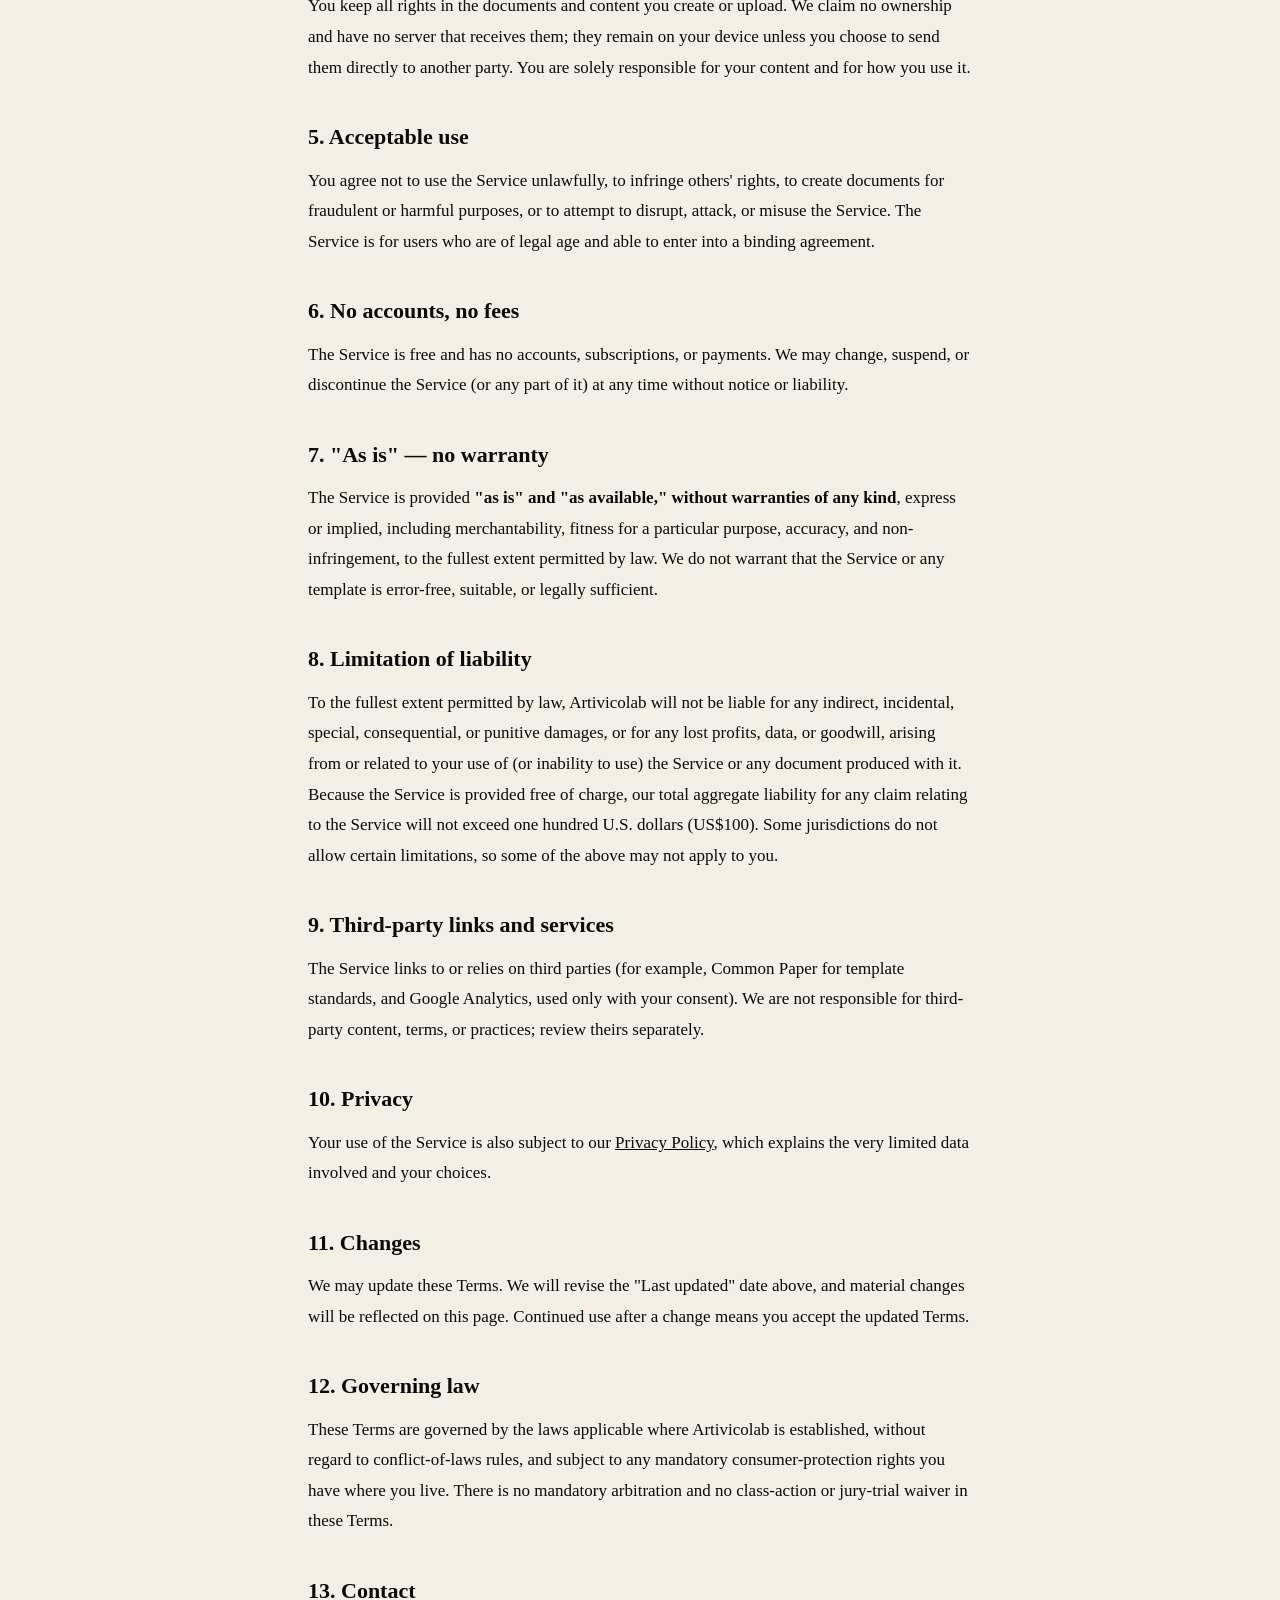
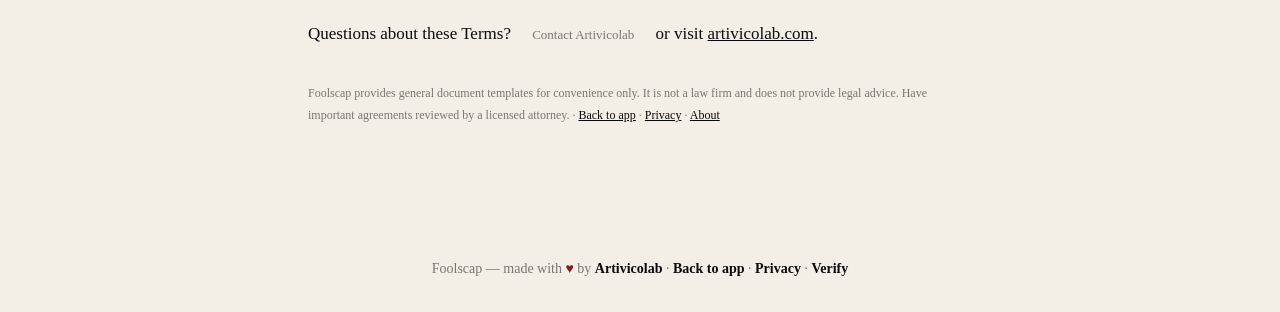
<file: terms.html>
<!doctype html>
<html lang="en" class="no-js">
<head>
<meta charset="utf-8">
<meta name="viewport" content="width=device-width, initial-scale=1">
<script>document.documentElement.classList.replace('no-js','js')</script>
<title>Terms of Use — Foolscap</title>
<meta name="description" content="The short, honest terms for using Foolscap: a free, browser-based tool that is not a law firm and gives no legal advice.">
<link rel="canonical" href="https://foolscap.artivicolab.com/terms.html">
<meta name="robots" content="index, follow">
<meta name="theme-color" content="#0a0a0a">
<meta property="og:type" content="website">
<meta property="og:site_name" content="Foolscap">
<meta property="og:url" content="https://foolscap.artivicolab.com/terms.html">
<meta property="og:title" content="Terms of Use — Foolscap">
<meta property="og:description" content="The short, honest terms for using Foolscap: a free, browser-based tool that is not a law firm and gives no legal advice.">
<meta property="og:image" content="https://foolscap.artivicolab.com/wax-seal.jpg">
<meta name="twitter:card" content="summary">
<link rel="icon" type="image/png" sizes="32x32" href="favicon-32x32.png">
<link rel="icon" type="image/png" sizes="16x16" href="favicon-16x16.png">
<link rel="icon" type="image/png" sizes="96x96" href="favicon-96x96.png">
<link rel="shortcut icon" href="favicon.ico">
<link rel="apple-touch-icon" sizes="180x180" href="apple-icon-180x180.png">
<link rel="apple-touch-icon" sizes="152x152" href="apple-icon-152x152.png">
<link rel="apple-touch-icon" sizes="120x120" href="apple-icon-120x120.png">
<link rel="manifest" href="manifest.json">
<meta name="msapplication-TileColor" content="#fffdf8">
<meta name="msapplication-TileImage" content="ms-icon-144x144.png">
<meta name="msapplication-config" content="browserconfig.xml">
<link rel="stylesheet" href="css/style.css">
<!-- Google Analytics 4 (consent-gated via js/consent.js; off until Accept). Property G-P17MEHGPR0. -->
<script async src="https://www.googletagmanager.com/gtag/js?id=G-P17MEHGPR0"></script>
<script>
window.dataLayer = window.dataLayer || [];
function gtag(){ dataLayer.push(arguments); }
gtag('js', new Date());
gtag('consent', 'default', { analytics_storage: 'denied' });
try { if (localStorage.getItem('foolscap:consent') === 'granted') gtag('consent', 'update', { analytics_storage: 'granted' }); } catch (e) {}
gtag('config', 'G-P17MEHGPR0', { anonymize_ip: true });
</script>
<script src="js/consent.js" defer></script>
</head>
<body>
<div class="preview-banner" role="alert">⚠ Preview build — Foolscap is in active development and has <strong>not been legally reviewed</strong>. Do not rely on it for binding agreements yet.</div>
<noscript><p class="noscript-note">You can read this page without JavaScript. The Foolscap app builds and signs contracts <strong>entirely inside your browser</strong> — that local-only design is the privacy point, and it requires JavaScript. Please enable it to use the app.</p></noscript>

<header class="topbar">
  <a class="logo" href="index.html"><img src="favicon-96x96.png" alt="" width="26" height="26">Foolscap</a>
  <nav class="topnav">
    <a class="btn" href="index.html">Back to app</a>
  </nav>
</header>

<main class="legal">
  <h1>Terms of Use</h1>
  <p class="muted">Last updated: 17 May 2026</p>

  <p>Foolscap is a free tool operated by <a href="https://artivicolab.com" target="_blank" rel="noopener noreferrer">Artivicolab</a> ("we," "us"). By using Foolscap (the "Service") you agree to these Terms. They are intentionally short, because the Service is intentionally simple. If you do not agree, please do not use the Service.</p>

  <h2>1. Not legal advice</h2>
  <p>Artivicolab is <strong>not a law firm</strong> and Foolscap does <strong>not provide legal advice</strong>. Using the Service does not create an attorney–client relationship. The templates and documents are general, are not tailored to your situation, and have not been reviewed for you by a lawyer. You are responsible for deciding whether a document is appropriate, accurate, complete, and valid for your purpose and jurisdiction, and for having important agreements reviewed by a licensed attorney.</p>

  <h2>2. The templates and their licenses</h2>
  <p>Several templates are adapted from openly licensed sources (for example, Common Paper standards under CC BY 4.0) with attribution shown on each generated document. Those sources' licenses govern that underlying text; we do not claim ownership of it and we have not modified incorporated Standard Terms. You are responsible for complying with any third-party license terms and for any text you write or upload yourself.</p>
  <p><strong>Your modification rights.</strong> These documents use a Cover Page model: the Cover Page (the fillable part you edit here) is freely customizable, while the source's Standard Terms are incorporated by reference at the linked URL and are <em>not</em> reproduced or modified by Foolscap. Under CC BY 4.0 you must keep the license notice and the link to the Standard Terms that appear in each generated document's footer, and if you go on to modify that incorporated Standard Terms text yourself you must indicate that you changed it. Everything else on the Cover Page is yours to adjust.</p>
  <p><strong>What "signed &amp; sealed" means.</strong> When a document is completed through the signing flow, its Electronic Signing Certificate may state it is "approved and signed by both parties" and "sealed." This means the two parties affirmed consent and signed, and the document carries a matching SHA-256 fingerprint (so it is shown to be unaltered between the two signings). It is a consent and integrity record only. It is <strong>not</strong> an approval, endorsement, certification, or legal-validity determination by Foolscap, Artivicolab, Common Paper, or any attorney.</p>

  <h2>3. The signing certificate is not a legal guarantee</h2>
  <p>Foolscap can produce an Electronic Signing Certificate that records each party's affirmed consent, timestamps, and a cryptographic fingerprint of the document. This is provided for transparency and integrity. It is <strong>not</strong> a determination that any signature or document is legally valid or enforceable, and it is not a substitute for legal advice or for any signing formality your situation may require.</p>

  <h2>4. Your documents are yours</h2>
  <p>You keep all rights in the documents and content you create or upload. We claim no ownership and have no server that receives them; they remain on your device unless you choose to send them directly to another party. You are solely responsible for your content and for how you use it.</p>

  <h2>5. Acceptable use</h2>
  <p>You agree not to use the Service unlawfully, to infringe others' rights, to create documents for fraudulent or harmful purposes, or to attempt to disrupt, attack, or misuse the Service. The Service is for users who are of legal age and able to enter into a binding agreement.</p>

  <h2>6. No accounts, no fees</h2>
  <p>The Service is free and has no accounts, subscriptions, or payments. We may change, suspend, or discontinue the Service (or any part of it) at any time without notice or liability.</p>

  <h2>7. "As is" — no warranty</h2>
  <p>The Service is provided <strong>"as is" and "as available," without warranties of any kind</strong>, express or implied, including merchantability, fitness for a particular purpose, accuracy, and non-infringement, to the fullest extent permitted by law. We do not warrant that the Service or any template is error-free, suitable, or legally sufficient.</p>

  <h2>8. Limitation of liability</h2>
  <p>To the fullest extent permitted by law, Artivicolab will not be liable for any indirect, incidental, special, consequential, or punitive damages, or for any lost profits, data, or goodwill, arising from or related to your use of (or inability to use) the Service or any document produced with it. Because the Service is provided free of charge, our total aggregate liability for any claim relating to the Service will not exceed one hundred U.S. dollars (US$100). Some jurisdictions do not allow certain limitations, so some of the above may not apply to you.</p>

  <h2>9. Third-party links and services</h2>
  <p>The Service links to or relies on third parties (for example, Common Paper for template standards, and Google Analytics, used only with your consent). We are not responsible for third-party content, terms, or practices; review theirs separately.</p>

  <h2>10. Privacy</h2>
  <p>Your use of the Service is also subject to our <a href="privacy.html">Privacy Policy</a>, which explains the very limited data involved and your choices.</p>

  <h2>11. Changes</h2>
  <p>We may update these Terms. We will revise the "Last updated" date above, and material changes will be reflected on this page. Continued use after a change means you accept the updated Terms.</p>

  <h2>12. Governing law</h2>
  <p>These Terms are governed by the laws applicable where Artivicolab is established, without regard to conflict-of-laws rules, and subject to any mandatory consumer-protection rights you have where you live. There is no mandatory arbitration and no class-action or jury-trial waiver in these Terms.</p>

  <h2>13. Contact</h2>
  <p>Questions about these Terms? <button type="button" id="contactBtn" class="btn btn-ghost contact-btn">Contact Artivicolab</button> or visit <a href="https://artivicolab.com" target="_blank" rel="noopener noreferrer">artivicolab.com</a>.</p>

  <p class="muted" style="font-size:12px;margin-top:32px">Foolscap provides general document templates for convenience only. It is not a law firm and does not provide legal advice. Have important agreements reviewed by a licensed attorney. · <a href="index.html">Back to app</a> · <a href="privacy.html">Privacy</a> · <a href="about.html">About</a></p>
</main>

<footer class="sitefoot">
  <p class="madeby">Foolscap — made with <span class="heart" aria-hidden="true">♥</span> by <a href="https://artivicolab.com" target="_blank" rel="noopener noreferrer">Artivicolab</a> · <a href="index.html">Back to app</a> · <a href="privacy.html">Privacy</a> · <a href="verify.html">Verify</a></p>
</footer>

<script>
// Email assembled at click time so the address never appears in the markup.
(function () {
  var b = document.getElementById('contactBtn');
  if (!b) return;
  b.addEventListener('click', function () {
    var who = ['artivicolab', 'gmail.com'].join('@');
    var s = encodeURIComponent('Foolscap — terms question');
    window.location.href = 'mailto:' + who + '?subject=' + s;
  });
})();
</script>
</body>
</html>
</file>
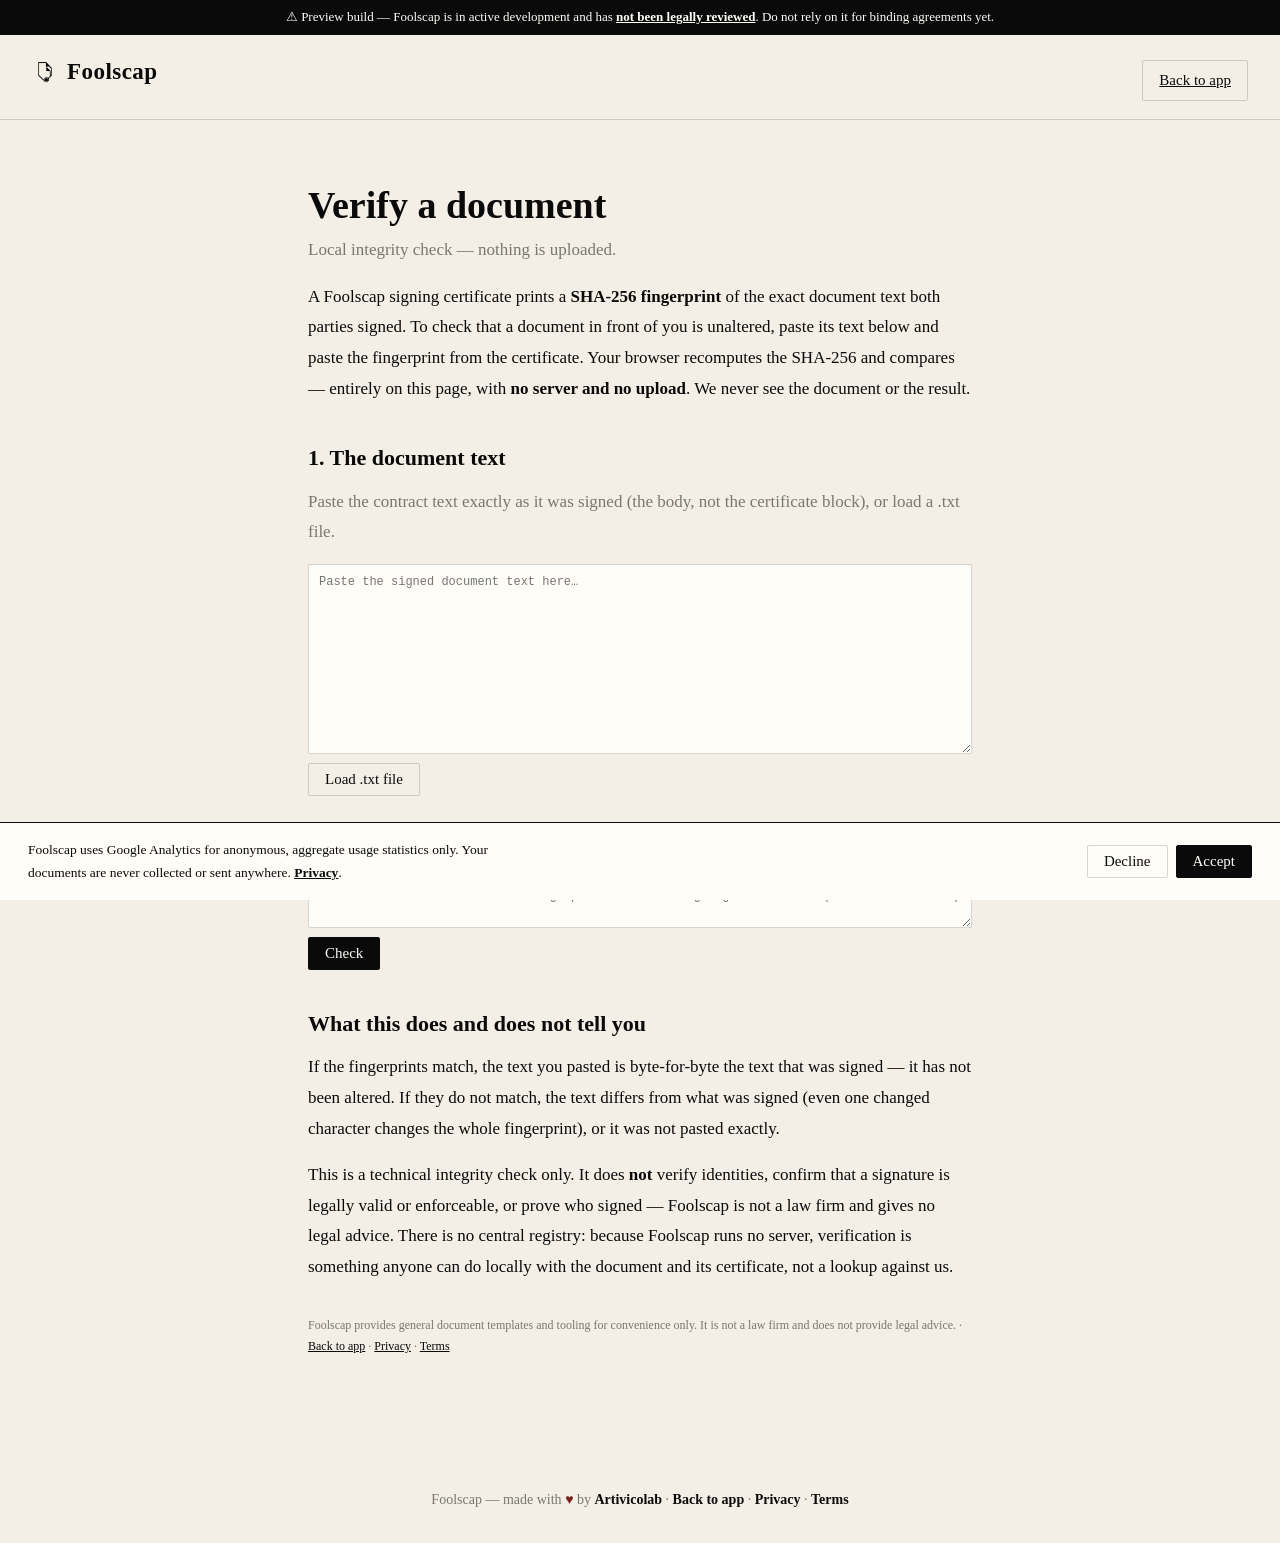
<file: verify.html>
<!doctype html>
<html lang="en" class="no-js">
<head>
<meta charset="utf-8">
<meta name="viewport" content="width=device-width, initial-scale=1">
<script>document.documentElement.classList.replace('no-js','js')</script>
<title>Verify a document — Foolscap</title>
<meta name="description" content="Check a Foolscap-signed document's integrity locally in your browser — recompute its SHA-256 fingerprint and compare it to the one in the signing certificate. No upload, no server.">
<link rel="canonical" href="https://foolscap.artivicolab.com/verify.html">
<meta name="robots" content="index, follow">
<meta name="theme-color" content="#0a0a0a">
<meta property="og:type" content="website">
<meta property="og:site_name" content="Foolscap">
<meta property="og:url" content="https://foolscap.artivicolab.com/verify.html">
<meta property="og:title" content="Verify a document — Foolscap">
<meta property="og:description" content="Check a Foolscap-signed document's integrity locally in your browser — recompute its SHA-256 and compare it to the certificate. No upload, no server.">
<meta property="og:image" content="https://foolscap.artivicolab.com/wax-seal.jpg">
<meta name="twitter:card" content="summary">
<link rel="icon" type="image/png" sizes="32x32" href="favicon-32x32.png">
<link rel="icon" type="image/png" sizes="16x16" href="favicon-16x16.png">
<link rel="icon" type="image/png" sizes="96x96" href="favicon-96x96.png">
<link rel="shortcut icon" href="favicon.ico">
<link rel="apple-touch-icon" sizes="180x180" href="apple-icon-180x180.png">
<link rel="apple-touch-icon" sizes="152x152" href="apple-icon-152x152.png">
<link rel="apple-touch-icon" sizes="120x120" href="apple-icon-120x120.png">
<link rel="manifest" href="manifest.json">
<meta name="msapplication-TileColor" content="#fffdf8">
<meta name="msapplication-TileImage" content="ms-icon-144x144.png">
<meta name="msapplication-config" content="browserconfig.xml">
<link rel="stylesheet" href="css/style.css">
<!-- Google Analytics 4 (consent-gated via js/consent.js; off until Accept). Property G-P17MEHGPR0. -->
<script async src="https://www.googletagmanager.com/gtag/js?id=G-P17MEHGPR0"></script>
<script>
window.dataLayer = window.dataLayer || [];
function gtag(){ dataLayer.push(arguments); }
gtag('js', new Date());
gtag('consent', 'default', { analytics_storage: 'denied' });
try { if (localStorage.getItem('foolscap:consent') === 'granted') gtag('consent', 'update', { analytics_storage: 'granted' }); } catch (e) {}
gtag('config', 'G-P17MEHGPR0', { anonymize_ip: true });
</script>
<script src="js/consent.js" defer></script>
</head>
<body>
<div class="preview-banner" role="alert">⚠ Preview build — Foolscap is in active development and has <strong>not been legally reviewed</strong>. Do not rely on it for binding agreements yet.</div>
<noscript><p class="noscript-note">This verifier recomputes the SHA-256 <strong>entirely in your browser</strong> — nothing you paste is ever uploaded, which is exactly why it needs JavaScript. Please enable JavaScript to check a document.</p></noscript>

<header class="topbar">
  <a class="logo" href="index.html"><img src="favicon-96x96.png" alt="" width="26" height="26">Foolscap</a>
  <nav class="topnav">
    <a class="btn" href="index.html">Back to app</a>
  </nav>
</header>

<main class="legal">
  <h1>Verify a document</h1>
  <p class="muted">Local integrity check — nothing is uploaded.</p>

  <p>A Foolscap signing certificate prints a <strong>SHA-256 fingerprint</strong> of the exact document text both parties signed. To check that a document in front of you is unaltered, paste its text below and paste the fingerprint from the certificate. Your browser recomputes the SHA-256 and compares — entirely on this page, with <strong>no server and no upload</strong>. We never see the document or the result.</p>

  <h2>1. The document text</h2>
  <p class="muted small">Paste the contract text exactly as it was signed (the body, not the certificate block), or load a .txt file.</p>
  <textarea id="docIn" class="session-code" rows="12" placeholder="Paste the signed document text here…"></textarea>
  <p><button type="button" id="fileBtn" class="btn">Load .txt file</button></p>

  <h2>2. The fingerprint from the certificate</h2>
  <textarea id="hashIn" class="session-code" rows="2" placeholder="Paste the Document SHA-256 / fingerprint from the signing certificate (64 hex characters)"></textarea>

  <p><button type="button" id="checkBtn" class="btn btn-primary">Check</button></p>

  <div id="result" hidden>
    <h2>Result</h2>
    <p id="resultLine" class="session-ok"></p>
    <p class="muted small">Computed SHA-256: <code id="computed"></code></p>
  </div>

  <h2>What this does and does not tell you</h2>
  <p>If the fingerprints match, the text you pasted is byte-for-byte the text that was signed — it has not been altered. If they do not match, the text differs from what was signed (even one changed character changes the whole fingerprint), or it was not pasted exactly.</p>
  <p>This is a technical integrity check only. It does <strong>not</strong> verify identities, confirm that a signature is legally valid or enforceable, or prove who signed — Foolscap is not a law firm and gives no legal advice. There is no central registry: because Foolscap runs no server, verification is something anyone can do locally with the document and its certificate, not a lookup against us.</p>

  <p class="muted" style="font-size:12px;margin-top:32px">Foolscap provides general document templates and tooling for convenience only. It is not a law firm and does not provide legal advice. · <a href="index.html">Back to app</a> · <a href="privacy.html">Privacy</a> · <a href="terms.html">Terms</a></p>
</main>

<footer class="sitefoot">
  <p class="madeby">Foolscap — made with <span class="heart" aria-hidden="true">♥</span> by <a href="https://artivicolab.com" target="_blank" rel="noopener noreferrer">Artivicolab</a> · <a href="index.html">Back to app</a> · <a href="privacy.html">Privacy</a> · <a href="terms.html">Terms</a></p>
</footer>

<script>
(function () {
  var docIn = document.getElementById('docIn');
  var hashIn = document.getElementById('hashIn');
  var result = document.getElementById('result');
  var resultLine = document.getElementById('resultLine');
  var computedEl = document.getElementById('computed');

  document.getElementById('fileBtn').addEventListener('click', function () {
    var inp = document.createElement('input');
    inp.type = 'file';
    inp.accept = '.txt,.md,.markdown,text/plain';
    inp.addEventListener('change', function () {
      var f = inp.files && inp.files[0];
      if (!f) return;
      var r = new FileReader();
      r.onload = function () { docIn.value = String(r.result || ''); };
      r.readAsText(f);
    });
    inp.click();
  });

  async function sha256Hex(text) {
    var data = new TextEncoder().encode(String(text));
    var buf = await crypto.subtle.digest('SHA-256', data);
    return Array.from(new Uint8Array(buf))
      .map(function (b) { return b.toString(16).padStart(2, '0'); })
      .join('');
  }

  document.getElementById('checkBtn').addEventListener('click', async function () {
    var text = docIn.value;
    var expected = (hashIn.value || '').trim().toLowerCase().replace(/[^0-9a-f]/g, '');
    if (!text.trim()) { alert('Paste the document text first.'); return; }
    var got = await sha256Hex(text);
    computedEl.textContent = got;
    result.hidden = false;
    if (!expected) {
      resultLine.className = 'muted';
      resultLine.textContent = 'Computed the fingerprint below. Paste the certificate fingerprint to compare.';
    } else if (got === expected) {
      resultLine.className = 'session-ok';
      resultLine.textContent = '✔ Match — this text is byte-identical to what was signed. Unaltered.';
    } else {
      resultLine.className = 'session-error';
      resultLine.textContent = '✕ No match — this text differs from what was signed, or was not pasted exactly.';
    }
  });
})();
</script>
</body>
</html>
</file>
<file: css/style.css>
/* Foolscap — a ceremony that produces a document.
   Design system: serif everywhere, near-black on warm off-white, ONE accent
   (the seal) and nothing else, weight in the motion. Restraint as the language. */

:root {
  --paper: #fffdf8;          /* the sheet */
  --bg: #f3efe6;             /* around the sheet */
  --ink: #0a0a0a;            /* near-pure black */
  --muted: rgba(10, 10, 9, 0.52);
  --faint: rgba(10, 10, 9, 0.30);
  --line: rgba(10, 10, 9, 0.16);
  --seal: #7c1f1f;           /* the ONE accent — used only on the seal */
  --field: rgba(10, 10, 9, 0.045);

  /* Serif is the system. Sans/mono only for tabular + technical marks. */
  --serif: "Iowan Old Style", "Hoefler Text", "Sorts Mill Goudy", "Times New Roman", Georgia, serif;
  --mono: "SFMono-Regular", ui-monospace, Menlo, "Liberation Mono", monospace;

  /* Weight, not bounce. Like closing the cover of a book. */
  --ease-heavy: cubic-bezier(0.16, 1, 0.3, 1);
  --slow: 720ms;
}

* { box-sizing: border-box; }
[hidden] { display: none !important; }

/* Scrollbars in the editorial monochrome theme — thin, inky, unobtrusive. */
* { scrollbar-width: thin; scrollbar-color: rgba(10, 10, 9, 0.3) transparent; }
::-webkit-scrollbar { width: 11px; height: 11px; }
::-webkit-scrollbar-track { background: transparent; }
::-webkit-scrollbar-thumb {
  background: rgba(10, 10, 9, 0.24);
  border: 3px solid var(--bg);
  border-radius: 999px;
  background-clip: padding-box;
}
::-webkit-scrollbar-thumb:hover { background: rgba(10, 10, 9, 0.45); }
::-webkit-scrollbar-corner { background: transparent; }

html { background: var(--bg); min-height: 100%; }
html, body { margin: 0; padding: 0; }

body {
  background: var(--bg);
  color: var(--ink);
  font-family: var(--serif);
  font-size: 17px;
  line-height: 1.65;
  -webkit-font-smoothing: antialiased;
  text-rendering: optimizeLegibility;
  display: flex;
  flex-direction: column;
  min-height: 100dvh;
}
.topbar, .sitefoot, .preview-banner { flex: none; }
.picker { flex: 1 0 auto; }

/* Pre-launch notice. Monochrome (no extra accent), screen-only — must NEVER
   print onto a contract or certificate. */
.preview-banner {
  background: var(--ink);
  color: var(--paper);
  font-family: var(--serif);
  font-size: 13px;
  line-height: 1.45;
  text-align: center;
  padding: 8px 16px;
}
.preview-banner strong { font-weight: 700; text-decoration: underline; }
@media print { .preview-banner { display: none !important; } }
/* Honest no-JS notice. Every page — including the app — keeps its real
   static content (headline + pitch) visible without JS so it stays crawlable;
   only the interactive, JS-populated bits are hidden. */
.noscript-note {
  margin: 0;
  padding: 10px 16px;
  background: var(--paper);
  border-bottom: 1px solid var(--line);
  color: var(--ink);
  font-size: 13px;
  text-align: center;
}

/* No-JS: keep the static .picker-intro (h1 + pitch) visible; hide only the
   interactive chrome and the JS-populated, empty-without-JS bits. */
html.no-js .topnav,
html.no-js #docGrid,
html.no-js #liveBtn,
html.no-js #builder,
html.no-js #draftsPanel,
html.no-js #sessionPanel,
html.no-js #scrim { display: none !important; }

/* Topbar */
.topbar {
  display: flex;
  align-items: baseline;
  justify-content: space-between;
  padding: 18px 32px;
  border-bottom: 1px solid var(--line);
  background: var(--bg);
}
.logo {
  display: inline-flex;
  align-items: center;
  gap: 9px;
  font-family: var(--serif);
  font-size: 23px;
  font-weight: 600;
  letter-spacing: 0.02em;
  color: var(--ink);
  text-decoration: none;
}
.logo img { width: 26px; height: 26px; display: block; }
.topnav { display: flex; gap: 6px; align-items: center; }

/* Buttons — serif, quiet, ink. No fills except the primary. */
.btn {
  font-family: var(--serif);
  font-size: 15px;
  padding: 7px 16px;
  border-radius: 2px;
  border: 1px solid var(--line);
  background: transparent;
  color: var(--ink);
  cursor: pointer;
  transition: border-color var(--slow) var(--ease-heavy),
              background var(--slow) var(--ease-heavy),
              color var(--slow) var(--ease-heavy);
}
.btn:hover { border-color: var(--ink); }
.btn-primary { background: var(--ink); color: var(--paper); border-color: var(--ink); }
.btn-primary:hover { background: #000; }
.btn-ghost { border-color: transparent; color: var(--muted); }
.btn-ghost:hover { color: var(--ink); }
.muted { color: var(--muted); }

/* Picker */
.picker { max-width: 1320px; margin: 0 auto; padding: 80px 40px; }
.picker-intro h1 {
  font-size: 46px;
  font-weight: 600;
  line-height: 1.12;
  letter-spacing: -0.012em;
  margin: 0 0 16px;
  max-width: 16ch;
}
.picker-intro p { color: var(--muted); margin: 0 0 52px; font-size: 19px; max-width: 56ch; }
.doc-grid { display: grid; grid-template-columns: repeat(4, 1fr); gap: 1px; background: var(--line); border: 1px solid var(--line); }
@media (max-width: 1080px) { .doc-grid { grid-template-columns: repeat(2, 1fr); } }
@media (max-width: 620px) { .doc-grid { grid-template-columns: 1fr; } }
.doc-card {
  text-align: left;
  display: flex;
  flex-direction: column;
  gap: 8px;
  padding: 26px 24px;
  background: var(--bg);
  border: 0;
  cursor: pointer;
  font-family: var(--serif);
  transition: background var(--slow) var(--ease-heavy);
}
.doc-card:hover { background: var(--paper); }
.doc-card-upload { box-shadow: inset 0 0 0 1px var(--faint); }
.doc-card-upload .doc-name::after { content: " ＋"; color: var(--faint); }
.doc-card.is-disabled {
  opacity: 0.5;
  cursor: not-allowed;
}
.doc-card.is-disabled:hover { background: var(--bg); }

.own-tools { margin-bottom: 22px; }
.own-doc { white-space: pre-wrap; min-height: 52vh; outline: none; }
.own-doc:empty::before { content: attr(data-ph); color: var(--muted); font-style: italic; }
.doc-canvas.locked .own-doc { min-height: 0; }
@media print { .own-tools { display: none; } .own-doc { min-height: 0; } }
.doc-cat { font-size: 12px; letter-spacing: 0.16em; text-transform: uppercase; color: var(--faint); }
.doc-name { font-size: 22px; font-weight: 600; }
.doc-blurb { color: var(--muted); font-size: 15px; }

/* Builder = a single canvas. The contract IS the form. */
.builder { flex: 1 1 auto; display: flex; flex-direction: column; min-height: 0; }
/* Compact doc title + progress, now living in the fixed footer (left side). */
.canvas-meta { min-width: 0; }
.canvas-meta h2 {
  font-size: 15px; font-weight: 600; margin: 0;
  white-space: nowrap; overflow: hidden; text-overflow: ellipsis;
}
.canvas-meta p { margin: 1px 0 0; font-size: 12px; color: var(--muted); }

.sheet { flex: 1 1 auto; overflow-y: auto; min-height: 0; padding: 40px 24px 96px; }

/* Fixed footer: Save / Send / Print, pinned to the bottom of the screen and
   always visible while the document scrolls. Lives inside #builder, so it is
   absent on the home screen and hidden in print. The .sheet has matching
   bottom padding so nothing is ever hidden behind it. */
.action-bar {
  position: fixed;
  left: 0;
  right: 0;
  bottom: 0;
  z-index: 15;
  display: flex;
  align-items: center;
  justify-content: space-between;
  gap: 16px;
  padding: 10px 24px;
  border-top: 1px solid var(--line);
  background: var(--bg);
}
.action-buttons { display: flex; gap: 8px; flex: none; }
@media (max-width: 760px) {
  .action-bar { padding: 10px 14px; flex-wrap: wrap; gap: 8px; }
  .canvas-meta { flex: 1 1 100%; }
  .action-buttons { width: 100%; }
  .action-buttons .btn { flex: 1; }
}
.doc-canvas {
  background: var(--paper);
  max-width: 760px;
  margin: 0 auto;
  padding: 84px 92px;
  border: 1px solid var(--line);
  box-shadow: 0 1px 0 rgba(0,0,0,0.04), 0 24px 60px -28px rgba(0,0,0,0.30);
  font-size: 17px;
  line-height: 1.85;
  transition: filter var(--slow) var(--ease-heavy), opacity var(--slow) var(--ease-heavy);
}
.doc-canvas h1 { font-size: 27px; font-weight: 600; text-align: center; letter-spacing: 0.02em; margin: 0 0 36px; }
.doc-canvas h2 { font-size: 18px; font-weight: 600; margin: 32px 0 10px; }
.doc-canvas p { margin: 0 0 14px; }
.doc-canvas .fineprint {
  margin-top: 40px;
  padding-top: 12px;
  border-top: 1px solid var(--line);
  font-size: 10.5px;
  line-height: 1.5;
  color: var(--faint);
}
.doc-canvas .fineprint a { color: var(--faint); }

/* Inline fields — the placeholders ARE the inputs. No boxes. */
.fld {
  /* inline-block + min-width so an EMPTY field still has a click target and
     the caret can land (empty inline contenteditable collapses to 0 width). */
  display: inline-block;
  min-width: 7ch;
  max-width: 100%;
  white-space: pre-wrap;
  vertical-align: baseline;
  border-bottom: 1px dotted var(--faint);
  padding: 0 1px;
  outline: none;
  cursor: text;
  transition: background var(--slow) var(--ease-heavy), border-color var(--slow) var(--ease-heavy);
}
.fld:hover { background: var(--field); }
.fld:focus { border-bottom: 1px solid var(--ink); background: var(--field); }
/* Screen-only marker so you can scan back to what YOU typed (filled fields)
   vs. the document prose, and tell it apart from empty placeholders. This is
   NEVER printed — the @media print block strips it. */
.fld:not(.empty),
.sigfield:not(.empty) {
  background: rgba(10, 10, 9, 0.055);
  border-bottom: 1px solid var(--faint);
  border-radius: 2px;
}
.fld:not(.empty):hover,
.fld:not(.empty):focus,
.sigfield:not(.empty):hover { background: rgba(10, 10, 9, 0.10); }
.fld-select { background: rgba(10, 10, 9, 0.055); border-radius: 2px; }
.fld.empty::before {
  content: attr(data-label);
  color: var(--muted);
  font-style: italic;
  pointer-events: none; /* clicking the placeholder still focuses the field */
}
.fld.empty:focus::before { content: ""; }
.doc-canvas.locked .fld { min-width: 0; }

/* Signature field — a click target that opens the draw/type pad */
.sigfield {
  font: inherit;
  color: inherit;
  background: transparent;
  border: 0;
  border-bottom: 1px solid var(--faint);
  padding: 0 4px 2px;
  min-width: 16ch;
  cursor: pointer;
  vertical-align: bottom;
  line-height: 1;
}
.sigfield:hover { background: var(--field); }
.sigfield.empty::before {
  content: "✎ " attr(data-label);
  color: var(--muted);
  font-style: italic;
  font-size: 0.85em;
}
.sigimg { height: 44px; width: auto; max-width: 100%; vertical-align: bottom; }
.sigtype {
  font-family: "Snell Roundhand", "Apple Chancery", "Segoe Script", "Brush Script MT", cursive;
  font-size: 1.5em;
  line-height: 1;
}
.sigblank { letter-spacing: 1px; color: var(--faint); }
/* Locked / print: no button chrome, just the mark (or a blank rule) */
.doc-canvas.locked .sigfield { pointer-events: none; background: transparent; border-bottom: 1px solid var(--faint); min-width: 16ch; padding: 0 2px 2px; }
.doc-canvas.locked .sigfield.empty::before { content: ""; }

/* Signature pad */
.sigpad-overlay {
  position: fixed; inset: 0; z-index: 40;
  background: rgba(10,10,9,0.5);
  display: flex; align-items: center; justify-content: center;
  padding: 20px;
}
.sigpad {
  background: var(--paper);
  border: 1px solid var(--ink);
  max-width: 560px; width: 100%;
  padding: 22px;
}
.sigpad-head { display: flex; align-items: center; justify-content: space-between; gap: 12px; margin-bottom: 14px; }
.sigpad-head strong { font-size: 16px; }
.sigpad-tabs { display: flex; gap: 6px; }
.sigpad-tab { font-size: 13px; padding: 5px 12px; }
.sigpad-tab.is-on { background: var(--ink); color: var(--paper); border-color: var(--ink); }
.sigpad-canvas {
  width: 100%; height: 180px; display: block;
  background: #fff;
  border: 1px dashed var(--line);
  touch-action: none; cursor: crosshair;
}
.sigpad-typed {
  width: 100%; height: 180px;
  font-family: "Snell Roundhand", "Apple Chancery", "Segoe Script", cursive;
  font-size: 34px; text-align: center;
}
.sigpad-hint { margin: 8px 0 0; }
.sigpad-actions { display: flex; justify-content: flex-end; gap: 8px; margin-top: 16px; }
@media print { .sigpad-overlay { display: none !important; } }
.fld-select {
  font: inherit;
  color: inherit;
  background: var(--field);
  border: 0;
  border-bottom: 1px solid var(--faint);
  padding: 0 2px;
  cursor: pointer;
  /* Sit inline within the sentence, size to content, never overflow the page */
  display: inline;
  width: auto;
  max-width: 100%;
  vertical-align: baseline;
  -webkit-appearance: menulist;
  appearance: menulist;
  white-space: normal;
}
/* nowrap keeps the dropdown and its trailing "." on the same line so the
   period is never orphaned below a long option. */
.sel { display: inline; white-space: nowrap; }
.sel-punct { white-space: normal; }
/* The plain-text twin of a select: hidden while editing, shown (as ordinary
   sentence text) when the doc is locked for signing or printed — so the PDF
   never shows a form box or dropdown arrow. The twin already contains the
   punctuation, so the on-screen .sel-punct is hidden in those states. */
.sel-val { display: none; }
.doc-canvas.locked .fld-select,
.doc-canvas.locked .sel-punct { display: none; }
.doc-canvas.locked .sel-val { display: inline; }
.doc-canvas.locked .fld { border-bottom: 0; background: transparent; cursor: default; pointer-events: none; }
.doc-canvas.locked .fld.empty::before { font-style: normal; color: var(--ink); }

/* Drawer (drafts + signing) */
.scrim { position: fixed; inset: 0; background: rgba(10,10,9,0.42); z-index: 20; }
.drawer {
  position: fixed; top: 0; right: 0;
  width: min(440px, 92vw); height: 100vh;
  background: var(--bg);
  border-left: 1px solid var(--line);
  z-index: 21; padding: 28px; overflow-y: auto;
}
.drawer-head { display: flex; justify-content: space-between; align-items: center; margin-bottom: 20px; }
.drawer-head h2 { font-size: 22px; font-weight: 600; margin: 0; }
.drafts-list { list-style: none; margin: 0; padding: 0; display: flex; flex-direction: column; gap: 6px; }
.drafts-list li { display: flex; align-items: center; gap: 8px; border: 1px solid var(--line); }
.draft-open { flex: 1; text-align: left; background: none; border: 0; cursor: pointer; padding: 12px 14px; display: flex; flex-direction: column; gap: 3px; font-family: var(--serif); color: var(--ink); }
.draft-open strong { font-size: 16px; font-weight: 600; }
.draft-open .muted { font-size: 13px; }

.session-badge { align-self: center; font-size: 13px; color: var(--ink); white-space: nowrap; }
.session-badge[data-state="connected"]::first-letter { color: var(--seal); }
.session-badge[data-state="failed"],
.session-badge[data-state="disconnected"],
.session-badge[data-state="closed"] { color: var(--muted); }
.session-body { display: flex; flex-direction: column; gap: 12px; font-size: 15px; }
.session-roles { display: flex; flex-direction: column; gap: 10px; margin-top: 6px; }
.session-step { font-size: 14px; font-weight: 600; margin: 8px 0 0; }
.session-code {
  width: 100%; font-family: var(--mono); font-size: 12px;
  padding: 10px; border: 1px solid var(--line); border-radius: 2px;
  background: var(--paper); color: var(--ink); resize: vertical;
}
.small { font-size: 13px; }
/* Upfront expectation-setting callout at the live-signing gate. */
.session-note {
  font-size: 13px;
  line-height: 1.55;
  color: var(--ink);
  background: var(--paper);
  border: 1px solid var(--ink);
  border-left: 3px solid var(--seal);
  padding: 12px 14px;
  margin: 14px 0;
}
.session-note strong { font-weight: 700; }
.session-ok { color: var(--ink); font-weight: 600; font-size: 14px; }
/* Error banner at the TOP of the panel */
.session-error {
  color: var(--seal);
  font-size: 13px;
  font-weight: 600;
  margin: 0 0 14px;
  padding: 9px 11px;
  border: 1px solid var(--seal);
  border-radius: 2px;
  background: rgba(124, 31, 31, 0.07);
}
/* The offending field lights up */
.input-error,
.input-error.session-code {
  border-color: var(--seal) !important;
  box-shadow: 0 0 0 2px rgba(124, 31, 31, 0.2);
}
button.input-error {
  outline: 2px solid var(--seal);
  outline-offset: 1px;
}
.consent-row.input-error {
  border: 1px solid var(--seal);
  border-radius: 2px;
  padding: 6px 8px;
  background: rgba(124, 31, 31, 0.07);
}
.consent-row { display: flex; gap: 9px; align-items: flex-start; font-size: 13px; line-height: 1.5; margin: 6px 0 2px; }
.consent-row input { margin-top: 3px; flex: none; accent-color: var(--ink); }

/* ---- The Electronic Signing Certificate — a designed artifact ---- */
.verify-record {
  position: relative;
  max-width: 760px;
  margin: 30px auto 0;
  padding: 40px 56px 48px;
  color: var(--ink);
  /* Pre-rendered guilloche + double-rule frame. CSS gradients moiré into an
     unreadable dark mesh at print DPI; a raster does not. The image carries
     the frame, so no CSS border/outline here. print-color-adjust keeps it
     when the browser would otherwise strip backgrounds for printing. */
  background: var(--paper) url("../certificate-bg.jpg") center / 100% 100% no-repeat;
  -webkit-print-color-adjust: exact;
  print-color-adjust: exact;
  opacity: 0;
  transform: translateY(10px);
  animation: seal-rise var(--slow) var(--ease-heavy) forwards;
}
@keyframes seal-rise { to { opacity: 1; transform: none; } }
.verify-record h2 {
  font-family: var(--serif);
  font-size: 15px;
  letter-spacing: 0.26em;
  text-transform: uppercase;
  text-align: center;
  margin: 0 0 6px;
}
.verify-record p {
  font-family: var(--mono);
  font-size: 11.5px;
  line-height: 1.7;
  color: var(--ink);
  margin: 0 0 14px;
  text-align: center;
}
.verify-record p:first-of-type { font-family: var(--serif); font-size: 12.5px; color: var(--muted); max-width: 60ch; margin-inline: auto; }
/* Emphasis tier — the Result + Identity verdicts. A heavier serif band,
   ruled top and bottom, so the eye lands on the conclusion first instead of
   it sitting at the same weight as the mono technical metadata. Monochrome
   per the design system; the oxblood accent only on the broken state. */
.verify-record .callout {
  font-family: var(--serif);
  font-size: 14px;
  font-weight: 700;
  line-height: 1.5;
  color: var(--ink);
  text-align: center;
  letter-spacing: 0.01em;
  max-width: 64ch;
  margin: 18px auto;
  padding: 9px 0;
  border-top: 1px solid var(--ink);
  border-bottom: 1px solid var(--ink);
}
.verify-record.is-broken .callout { color: var(--seal); border-color: var(--seal); }
/* the wax seal */
.verify-record::after {
  content: "";
  position: absolute;
  top: -36px; left: 50%;
  width: 82px; height: 82px;
  transform: translateX(-50%) scale(0.4);
  border-radius: 50%;
  /* border-radius clips the square JPG to the seal's circle (hides its
     corners); the image already carries its own cream rim. */
  background: var(--paper) url("../wax-seal.jpg") center / cover no-repeat;
  -webkit-print-color-adjust: exact;
  print-color-adjust: exact;
  opacity: 0;
}
.verify-record.is-sealed::after {
  animation: seal-stamp var(--slow) var(--ease-heavy) 180ms forwards;
}
@keyframes seal-stamp {
  0% { opacity: 0; transform: translateX(-50%) scale(0.4) rotate(-12deg); }
  60% { opacity: 1; }
  100% { opacity: 1; transform: translateX(-50%) scale(1) rotate(0deg); }
}
/* No CSS frame now (the image carries it), so flag a broken match with an
   inset oxblood outline over the artwork. */
.verify-record.is-broken { outline: 2px solid var(--seal); outline-offset: -7px; }
.verify-record.is-broken p:last-of-type { color: var(--seal); font-weight: 700; }

/* Choreography — when sealed, the document settles with weight */
.builder.sealed .doc-canvas { filter: grayscale(0.12) contrast(0.99); }

/* Footer / brand */
.sitefoot { max-width: 1000px; margin: 0 auto; padding: 32px; text-align: center; }
/* When the builder (with its fixed action bar) is on screen, give the site
   footer extra bottom clearance so its content is never hidden behind the
   bar. Scoped so the home/picker doesn't get the empty gap. */
#builder:not([hidden]) ~ .sitefoot { padding-bottom: 96px; }
.disclaimer { color: var(--muted); font-size: 12px; line-height: 1.55; max-width: 70ch; margin-inline: auto; }
.brand { display: flex; flex-direction: column; align-items: center; gap: 8px; margin-bottom: 20px; }
.madeby { margin: 2px 0 0; font-size: 14px; color: var(--muted); }
.madeby a { color: var(--ink); font-weight: 600; text-decoration: none; }
.madeby a:hover { text-decoration: underline; }
.analytics-note { font-size: 12px; margin-top: 12px; }
.analytics-note a { color: var(--ink); font-weight: 600; }
.contact-btn { font-size: 13px; }

.heart { display: inline-block; color: var(--seal); animation: heart-beat 1s ease-in-out infinite; }
@keyframes heart-beat { 0%,100% { transform: scale(1); } 15% { transform: scale(1.3); } 30% { transform: scale(1); } 45% { transform: scale(1.16); } }

.gavel { position: relative; display: inline-block; width: 56px; height: 46px; }
.gavel-block { position: absolute; left: 13px; bottom: 0; width: 32px; height: 6px; background: var(--ink); }
.gavel-arm { position: absolute; left: 24px; bottom: 6px; width: 6px; height: 28px; background: var(--ink); transform-origin: 50% 100%; animation: gavel-swing 1.15s var(--ease-heavy) infinite; }
.gavel-head { position: absolute; top: -6px; left: 50%; width: 26px; height: 13px; margin-left: -13px; background: var(--ink); }
@keyframes gavel-swing { 0% { transform: rotate(-40deg);} 28% { transform: rotate(12deg);} 36% { transform: rotate(7deg);} 48% { transform: rotate(-16deg);} 72% { transform: rotate(-32deg);} 100% { transform: rotate(-40deg);} }
.spark { position: absolute; left: 32px; bottom: 9px; font-size: 11px; color: var(--seal); opacity: 0; pointer-events: none; animation: spark-fly 1.15s linear infinite; }
.spark-1 { --tx:-24px;--ty:-28px; } .spark-2 { --tx:1px;--ty:-36px; } .spark-3 { --tx:26px;--ty:-25px; }
.spark-4 { --tx:-32px;--ty:-6px; } .spark-5 { --tx:33px;--ty:-9px; }
@keyframes spark-fly { 0%,26% { opacity:0; transform: translate(0,0) scale(.2);} 32% { opacity:1; transform: translate(0,0) scale(.85);} 100% { opacity:0; transform: translate(var(--tx),var(--ty)) scale(.35) rotate(170deg);} }

/* Document fingerprint stamp — print only, a single in-flow line at the very
   end of the contract. (A true repeating per-page footer with live data needs
   a paged-media library; position:fixed only repeats in Chromium and overlaps
   body text in Firefox, so we don't use it. The fingerprint is also inside the
   signing certificate, so it is still on the signed artifact and verifiable.) */
/* Owner decision (2026-05): the printed CONTRACT carries NO Foolscap metadata
   outside the user's own form — no brand, hash, session, date or URL stamp.
   The document SHA-256 still lives on the certificate page, so nothing
   verifiable is lost. Kept hidden on screen AND print. */
.pagemark { display: none !important; }
@media print {
  .pagemark { display: none !important; }
}

/* On-site notice shown below the contract — never part of the document/PDF */
.doc-notes {
  display: block;
  max-width: 760px;
  margin: 28px auto 0;
  padding: 18px 22px;
  border: 1px dashed var(--line);
  background: transparent;
  color: var(--muted);
  font-size: 12.5px;
  line-height: 1.6;
}
.doc-notes p { margin: 0 0 9px; }
.doc-notes p:last-child { margin-bottom: 0; }
.doc-notes strong { color: var(--ink); }
.doc-notes a { color: var(--ink); }
.doc-notes-tag {
  text-transform: uppercase;
  letter-spacing: 0.12em;
  font-size: 10.5px;
  color: var(--faint);
}
@media print { .doc-notes { display: none !important; } }

/* GA4 consent banner */
.consent-banner {
  position: fixed;
  left: 0; right: 0; bottom: 0;
  z-index: 30;
  display: flex;
  align-items: center;
  justify-content: space-between;
  gap: 18px;
  flex-wrap: wrap;
  padding: 16px 28px;
  background: var(--paper);
  border-top: 1px solid var(--ink);
  font-size: 13.5px;
}
.consent-banner p { margin: 0; max-width: 70ch; color: var(--ink); }
.consent-banner a { color: var(--ink); font-weight: 600; }
.consent-actions { display: flex; gap: 8px; flex: none; }
@media (max-width: 620px) {
  .consent-banner { padding: 14px 18px; }
  .consent-actions { width: 100%; }
  .consent-actions .btn { flex: 1; }
}
@media print { .consent-banner { display: none !important; } }

/* Legal / manifesto pages */
.legal { flex: 1 0 auto; max-width: 720px; margin: 0 auto; padding: 64px 28px 80px; }
.legal h1 { font-size: 38px; font-weight: 600; line-height: 1.15; margin: 0 0 8px; }
.legal h2 { font-size: 22px; font-weight: 600; margin: 36px 0 10px; }
.legal p { margin: 0 0 16px; font-size: 17px; line-height: 1.8; }
.legal a { color: var(--ink); }
.legal code { font-family: var(--mono); font-size: 13px; background: var(--field); padding: 1px 5px; }

@media (max-width: 760px) {
  .topbar { padding: 14px 18px; flex-wrap: wrap; gap: 8px; }
  .picker { padding: 56px 20px; }
  .picker-intro h1 { font-size: 34px; }
  .canvas-bar { padding: 14px 18px; flex-wrap: wrap; }
  .sheet { padding: 24px 12px 150px; } /* clears the taller wrapped footer (meta + buttons) */
  #builder:not([hidden]) ~ .sitefoot { padding-bottom: 172px; } /* taller wrapped bar */
  .doc-canvas { padding: 40px 26px; }
  .verify-record { padding: 32px 24px 40px; }
}

@media (prefers-reduced-motion: reduce) {
  .heart, .gavel-arm, .spark,
  .verify-record, .verify-record::after { animation: none; }
  .verify-record { opacity: 1; transform: none; }
  .verify-record.is-sealed::after { opacity: 1; transform: translateX(-50%) scale(1); }
}

/* ---- Print: only the document + its certificate, on clean paper ---- */
/* Margin on @page repeats on EVERY printed page (including pages 2, 3 … where
   element padding does NOT) — so this, not .doc-canvas padding, is what gives
   continuation pages their whitespace and keeps the browser's page-number /
   footer from crowding the text. */
@page { size: A4; margin: 16mm 14mm; }
@media print {
  .topbar, .canvas-bar, .sitefoot, .drawer, .scrim, .topnav,
  .consent-banner, .action-bar { display: none !important; }
  /* Everything prints pure white & readable — no tint, no guilloche, even if
     "Background graphics" is on. (The colour decoration stays on screen only.) */
  html, body, .sheet, .doc-canvas, .own-doc {
    background: #fff !important;
    background-image: none !important;
  }
  .builder { display: block; }
  .sheet { padding: 0; overflow: visible; }
  .doc-canvas {
    box-shadow: none; border: 0; max-width: none;
    /* No element padding — the @page margin (which repeats per page) owns the
       whitespace, so page 1 and pages 2+ are identical. A little bottom only. */
    padding: 0 0 6mm;
    filter: none !important; font-size: 12pt; color: #000;
  }
  .doc-canvas h2 { page-break-after: avoid; }
  .doc-canvas p { orphans: 3; widows: 3; }
  .fld { border: 0 !important; background: none !important; }
  .fld.empty::before { color: #000; font-style: normal; }
  .fld-select, .sel-punct { display: none !important; }
  .sel-val { display: inline !important; color: #000; }
  .sigfield {
    border: 0 !important; border-bottom: 1px solid #000 !important;
    background: none !important; min-width: 16ch; padding: 0 2px 2px; color: #000;
  }
  .sigfield.empty::before { content: "" !important; }
  .sigtype { color: #000; }
  .sigimg { filter: none !important; }
  .doc-canvas .fineprint { font-size: 7.5pt; color: #555; margin-top: 26px; }
  /* Certificate: its own fresh A4 page. The pre-rendered guilloche+frame
     raster prints cleanly (no moiré, unlike the old CSS gradients) — kept in
     colour via print-color-adjust; the wax seal raster comes from the base
     ::after rule. */
  .verify-record {
    break-before: page;
    page-break-before: always;
    opacity: 1 !important;
    transform: none !important;
    margin: 0 !important;
    max-width: none !important;
    /* Generous top padding so the (now larger) wax seal sits fully INSIDE the
       box, clear of the page edge, with the heading below it. */
    padding: 28mm 14mm 16mm !important;
    color: #000 !important;
    background: var(--paper) url("../certificate-bg.jpg") center / 100% 100% no-repeat !important;
    border: none !important;
    outline: none !important;
    -webkit-print-color-adjust: exact !important;
    print-color-adjust: exact !important;
  }
  /* Compact so the whole certificate fits one A4 page. */
  .verify-record h2 { font-size: 12pt !important; margin: 0 0 4mm !important; letter-spacing: 0.12em !important; }
  .verify-record p { font-size: 8pt !important; line-height: 1.4 !important; margin: 0 0 2.6mm !important; }
  .verify-record h2, .verify-record p { color: #000 !important; }
  /* The verdict tier stays heavier than the metadata in print too. */
  .verify-record .callout {
    font-size: 10pt !important;
    line-height: 1.35 !important;
    margin: 4mm auto !important;
    padding: 2mm 0 !important;
    color: #000 !important;
    border-color: #000 !important;
  }
  .verify-record.is-broken .callout { color: var(--seal) !important; border-color: var(--seal) !important; }
  /* Stamp the seal in the PDF ONLY when the hashes matched — never on a
     broken or not-yet-signed certificate (the seal must not overclaim). */
  .verify-record.is-sealed::after {
    opacity: 1 !important;
    /* Positive offset INSIDE the box (not the screen's -26px overhang) so the
       full circle prints — never clipped by the page top. */
    top: 5mm !important;
    width: 20mm !important;
    height: 20mm !important;
    transform: translateX(-50%) !important;
    -webkit-print-color-adjust: exact !important;
    print-color-adjust: exact !important;
  }
  /* Keep the "do not rely" warning visible in the PDF too. */
  .verify-record.is-broken {
    outline: 2px solid var(--seal) !important;
    outline-offset: -7px !important;
  }
}
</file>
